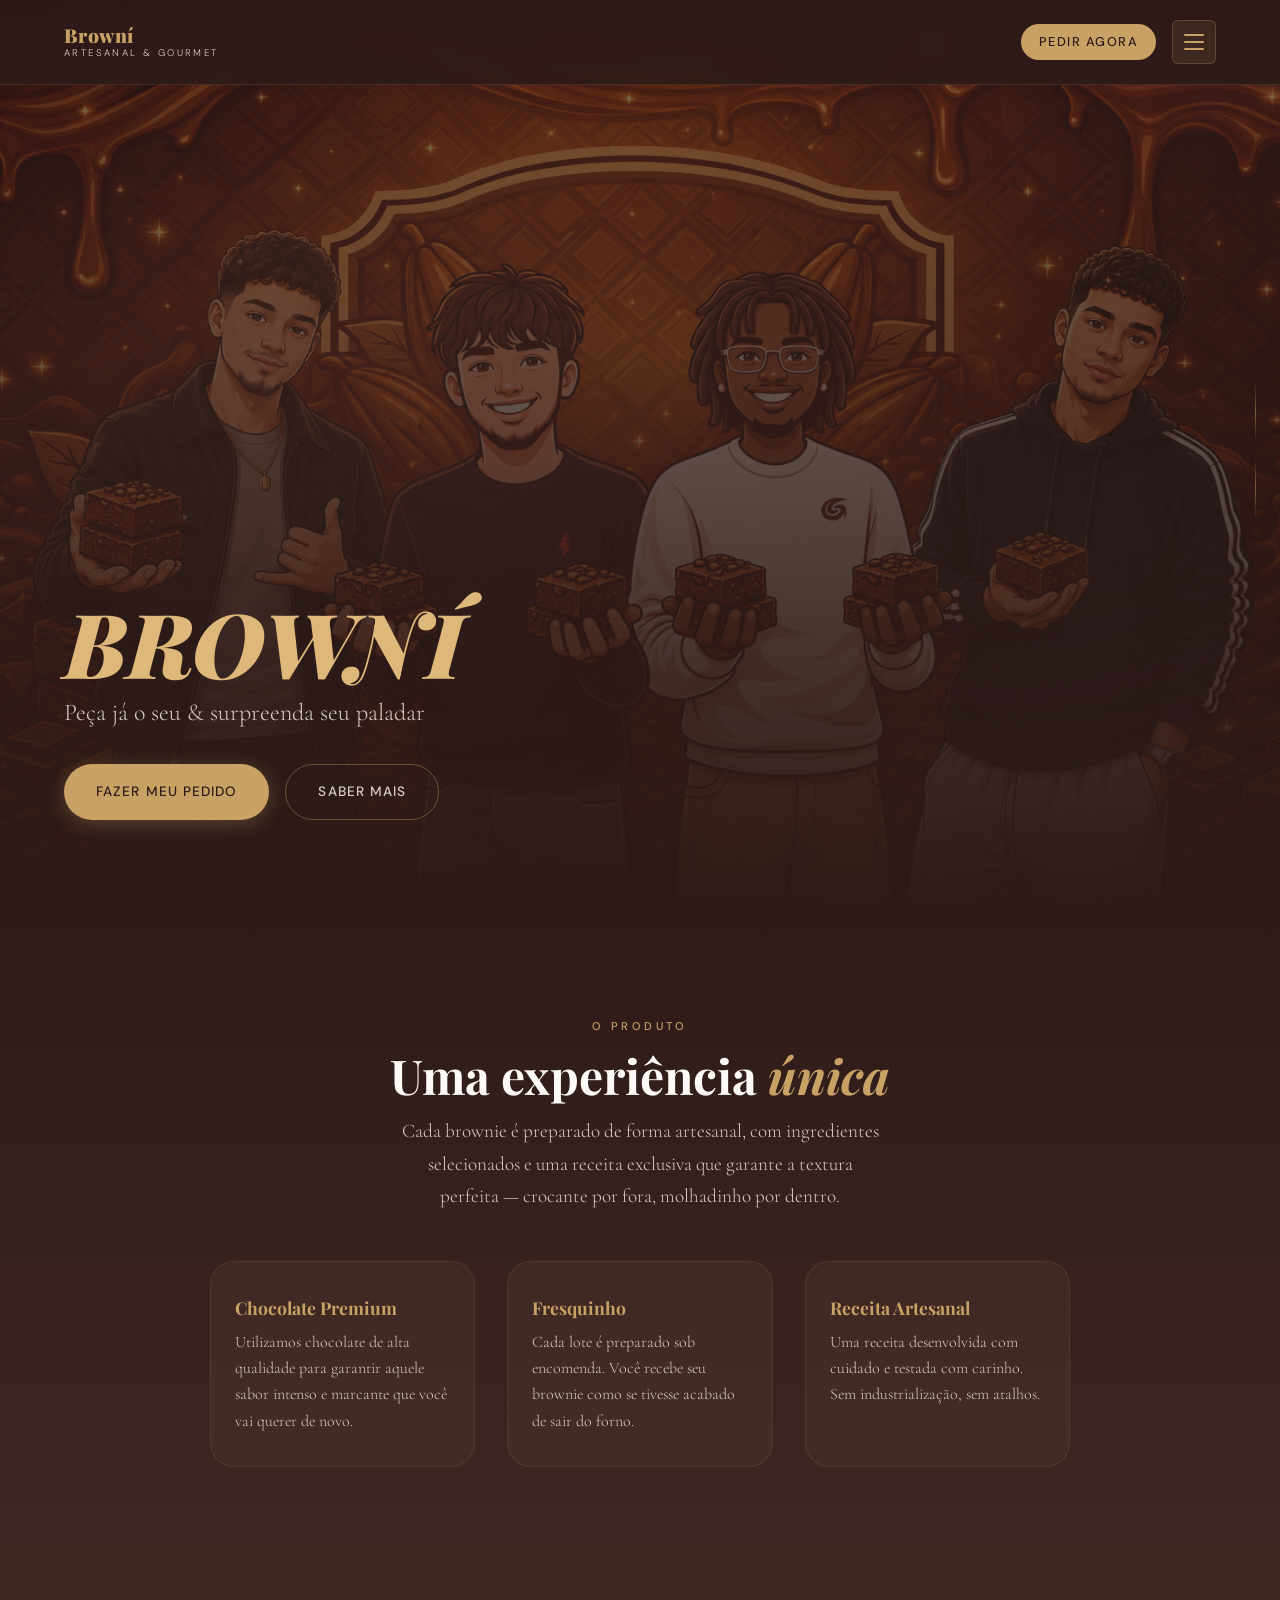
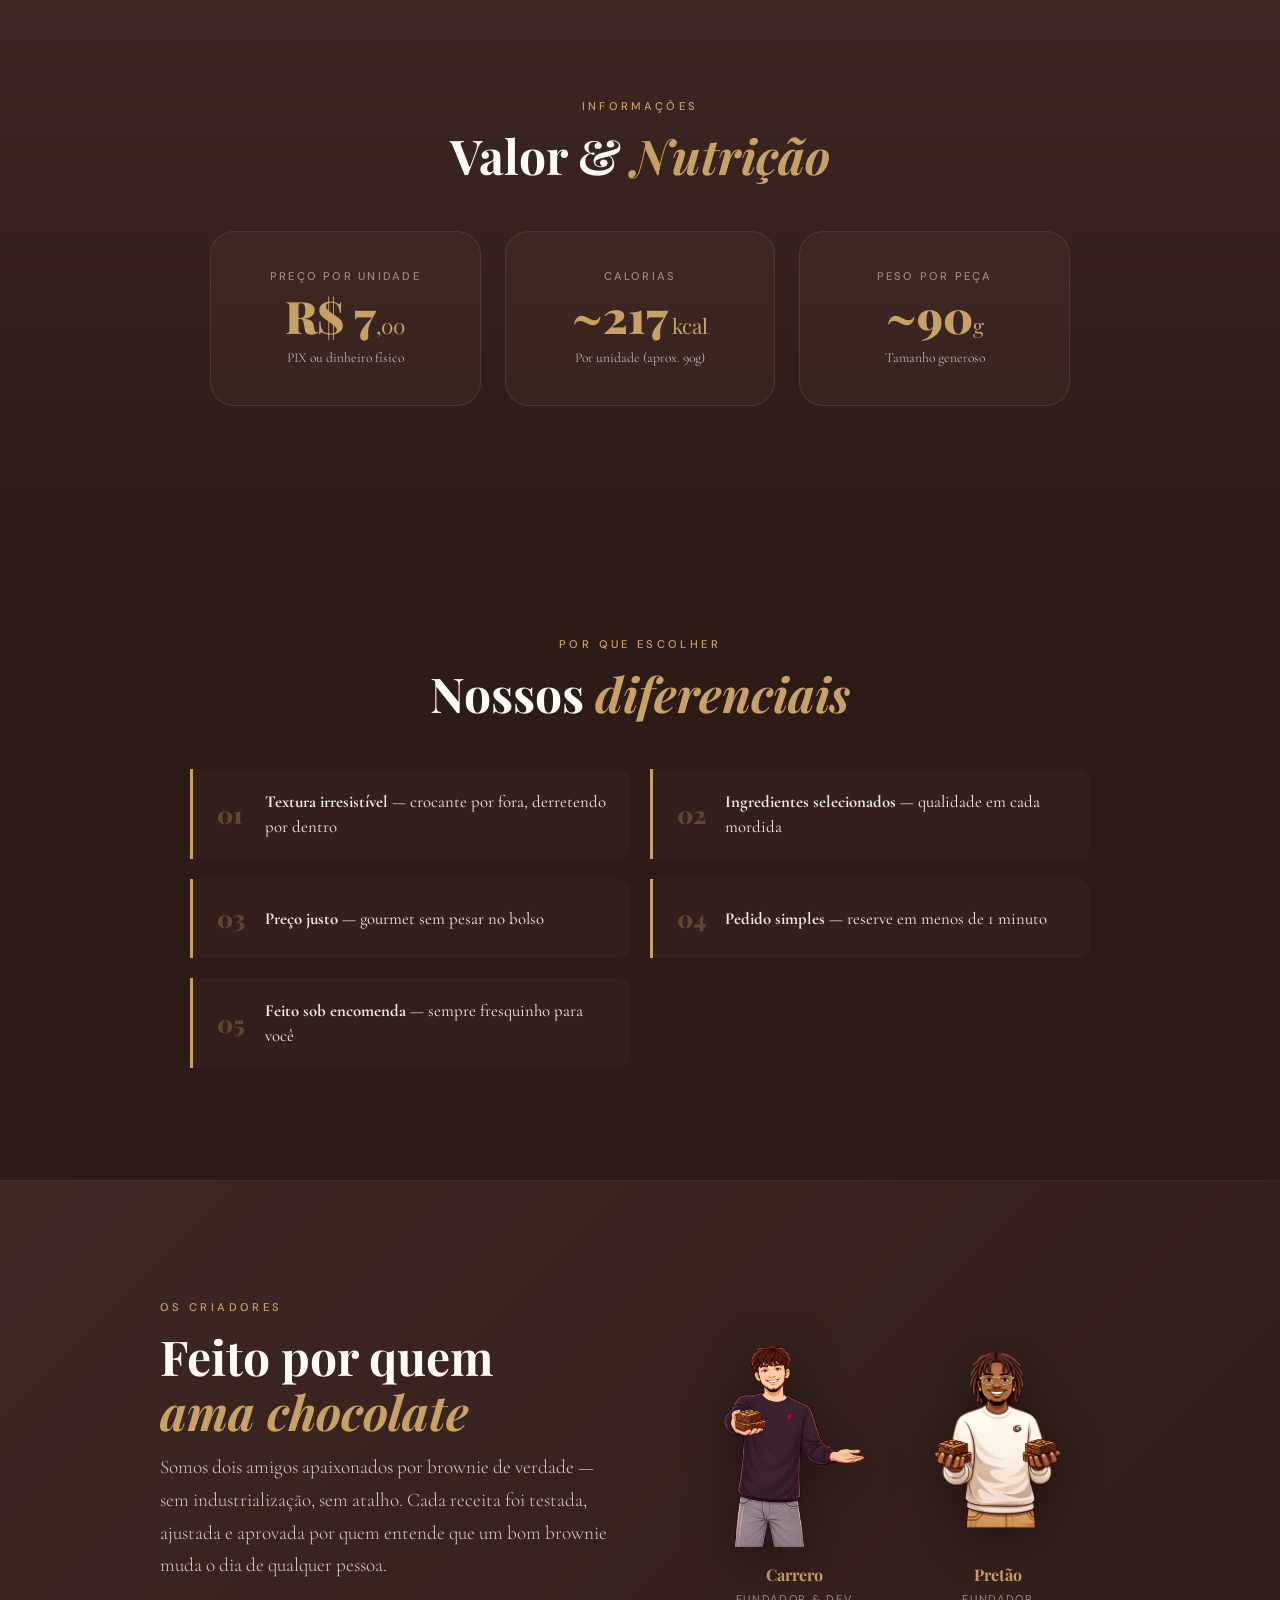
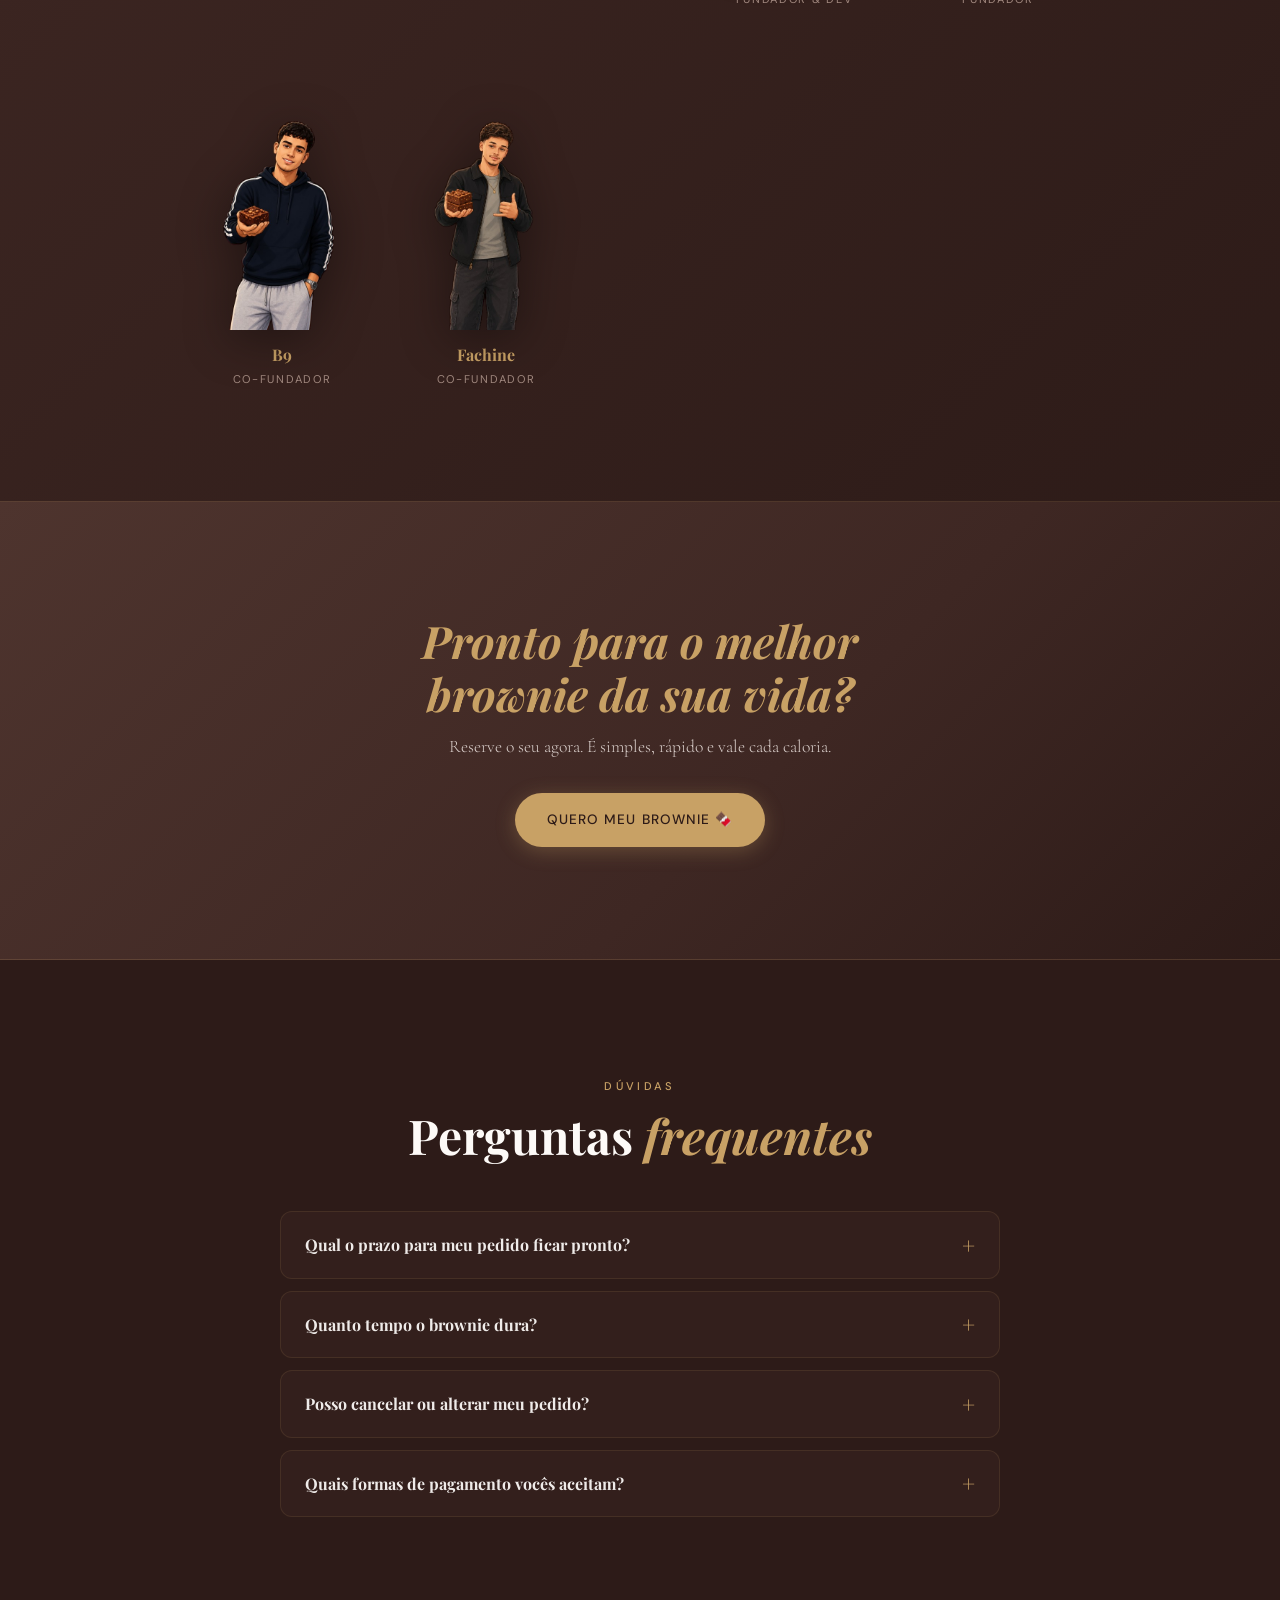
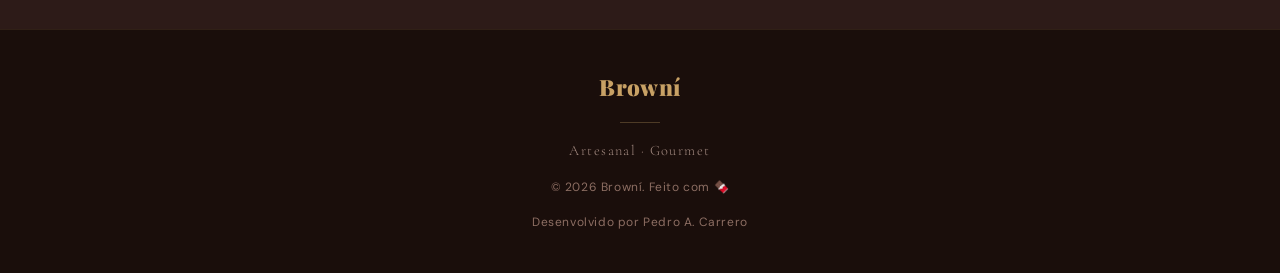
<file: index.html>
<!DOCTYPE html>
<html lang="pt-BR">
<head>
  <meta charset="UTF-8" />
  <meta name="viewport" content="width=device-width, initial-scale=1.0" />
  <meta name="description" content="Browní — Brownies artesanais gourmet. Feitos com amor, chocolate e muito sabor." />
  <meta name="theme-color" content="#2D1B18" />

  <title>Browní | Brownies Gourmet</title>

  <!-- Favicon emoji (simples, funciona na maioria dos browsers) -->
  <link rel="icon" href="data:image/svg+xml,<svg xmlns='http://www.w3.org/2000/svg' viewBox='0 0 100 100'><text y='.9em' font-size='90'>🍫</text></svg>" />

  <!-- CSS principal -->
  <link rel="stylesheet" href="style.css" />
</head>
<body>

  <!-- ══════════════════════════════════════════════
       NAVBAR
  ══════════════════════════════════════════════ -->
<nav class="navbar" id="navbar" role="navigation" aria-label="Navegação principal">
  <a href="index.html" class="navbar__logo" aria-label="Browní - Página inicial">
    Browní
    <span>artesanal &amp; gourmet</span>
  </a>

  <div class="navbar__right">
    <a href="cadastro.html" class="navbar__cta" aria-label="Fazer pedido agora">
      Pedir agora
    </a>
    <button class="hamburger" id="hamburger" aria-label="Abrir menu" aria-expanded="false" aria-controls="sideMenu">
      <span></span><span></span><span></span>
    </button>
  </div>
</nav>

<!-- SIDE MENU OVERLAY -->
<div class="side-menu-overlay" id="sideMenuOverlay" aria-hidden="true"></div>

<!-- SIDE MENU -->
<aside class="side-menu" id="sideMenu" aria-label="Menu lateral" role="dialog" aria-modal="true" hidden>
  <div class="side-menu__header">
    <p class="side-menu__greeting" id="sideGreeting">Olá! 👋</p>
    <button class="side-menu__close" id="sideMenuClose" aria-label="Fechar menu">✕</button>
  </div>
<nav class="side-menu__nav">
  <a href="index.html"        class="side-menu__link--active">🏠 Início</a>
  <a href="cadastro.html"     class="side-menu__link">🍫 Fazer pedido</a>
  <a href="meus-pedidos.html" class="side-menu__link">📋 Meus pedidos</a>
  <a href="fidelidade.html"   class="side-menu__link">🎖️ Fidelidade</a>
  <a href="#"                 class="side-menu__link" id="sideEditarPerfil">👤 Editar perfil</a>
</nav>
  <div class="side-menu__footer">
  <button class="side-menu__logout" id="sideLogout" aria-label="Sair da conta">← Sair</button>
</div>
</aside>

  <main>

    <!-- ══════════════════════════════════════════════
         HERO
    ══════════════════════════════════════════════ -->
<section class="hero" aria-label="Apresentação principal">

  <div class="hero__bg" aria-hidden="true"></div>
  <div class="hero__line" aria-hidden="true"><span></span></div>

  <!-- BANNER 16:9 -->
  <div class="hero__banner" aria-hidden="true">
    <img src="img/banner2.png" alt="Brownie do Pretão" class="hero__banner-img" />
    <div class="hero__banner-overlay"></div>
  </div>

  <div class="hero__content">
    
  <h1 class="hero__title">
      <em>BROWNÍ</em>
      
    </h1>

    <p class="hero__subtitle">
      Peça já o seu &amp; surpreenda seu paladar
    </p>

    <div class="hero__actions">
      <a href="cadastro.html" class="btn btn--primary" aria-label="Fazer pedido de brownie">
        Fazer meu pedido
      </a>
      <a href="#sobre" class="btn btn--outline" aria-label="Saber mais sobre o produto">
        Saber mais
      </a>
    </div>
  </div>

</section>

    <!-- ══════════════════════════════════════════════
         SOBRE O PRODUTO
    ══════════════════════════════════════════════ -->
    <section class="section about" id="sobre" aria-labelledby="sobre-titulo">
      <div class="about__inner">

        <header class="section__header">
          <p class="section__tag">O produto</p>
          <h2 class="section__title" id="sobre-titulo">
            Uma experiência <em>única</em>
          </h2>
          <p class="section__desc">
            Cada brownie é preparado de forma artesanal, com ingredientes selecionados
            e uma receita exclusiva que garante a textura perfeita — crocante por fora,
            molhadinho por dentro.
          </p>
        </header>

        <div class="about__grid">

          <article class="about__card reveal" aria-label="Ingredientes selecionados">
            
            <div>
              <h3 class="about__card-title">Chocolate Premium</h3>
              <p class="about__card-text">
                Utilizamos chocolate de alta qualidade para garantir aquele sabor
                intenso e marcante que você vai querer de novo.
              </p>
            </div>
          </article>

          <article class="about__card reveal" style="transition-delay: 0.1s" aria-label="Feito na hora">
            
            <div>
              <h3 class="about__card-title">Fresquinho</h3>
              <p class="about__card-text">
                Cada lote é preparado sob encomenda. Você recebe seu brownie como se tivesse acabado de sair do forno.
              </p>
            </div>
          </article>

          <article class="about__card reveal" style="transition-delay: 0.2s" aria-label="Receita artesanal">
            
            <div>
              <h3 class="about__card-title">Receita Artesanal</h3>
              <p class="about__card-text">
                Uma receita desenvolvida com cuidado e testada com carinho.
                Sem industrialização, sem atalhos.
              </p>
            </div>
          </article>

        </div>
      </div>
    </section>

    <!-- ══════════════════════════════════════════════
     FICHA NUTRICIONAL & PREÇO
══════════════════════════════════════════════ -->
<section class="section info-section" id="info" aria-labelledby="info-titulo">
  <div class="info-section__inner">

    <header class="section__header">
      <p class="section__tag">Informações</p>
      <h2 class="section__title" id="info-titulo">
        Valor &amp; <em>Nutrição</em>
      </h2>
    </header>

    <div class="info-grid">

      <!-- Preço -->
      <div class="info-card reveal">
        <h3 class="info-card__label">Preço por unidade</h3>
        <p class="info-card__value">R$ 7<span class="info-card__cents">,00</span></p>
        <p class="info-card__note">PIX ou dinheiro físico</p>
      </div>

      <!-- Calorias -->
      <div class="info-card reveal" style="transition-delay:0.1s">
        
        <h3 class="info-card__label">Calorias</h3>
        <p class="info-card__value">~217<span class="info-card__cents"> kcal</span></p>
        <p class="info-card__note">Por unidade (aprox. 90g)</p>
      </div>

      <!-- Peso -->
      <div class="info-card reveal" style="transition-delay:0.2s">
        
        <h3 class="info-card__label">Peso por peça</h3>
        <p class="info-card__value">~90<span class="info-card__cents">g</span></p>
        <p class="info-card__note">Tamanho generoso</p>
      </div>

    </div>
  </div>
</section>

    <!-- ══════════════════════════════════════════════
         DIFERENCIAIS
    ══════════════════════════════════════════════ -->
    <section class="section features" id="diferenciais" aria-labelledby="diferenciais-titulo">
      <div class="features__inner">

        <header class="section__header">
          <p class="section__tag">Por que escolher</p>
          <h2 class="section__title" id="diferenciais-titulo">
            Nossos <em>diferenciais</em>
          </h2>
        </header>

        <div class="features__grid">

          <div class="feature-item reveal">
            <span class="feature-item__num" aria-hidden="true">01</span>
            <p class="feature-item__text">
              <strong>Textura irresistível</strong> — crocante por fora, derretendo por dentro
            </p>
          </div>

          <div class="feature-item reveal" style="transition-delay: 0.07s">
            <span class="feature-item__num" aria-hidden="true">02</span>
            <p class="feature-item__text">
              <strong>Ingredientes selecionados</strong> — qualidade em cada mordida
            </p>
          </div>

          <div class="feature-item reveal" style="transition-delay: 0.14s">
            <span class="feature-item__num" aria-hidden="true">03</span>
            <p class="feature-item__text">
              <strong>Preço justo</strong> — gourmet sem pesar no bolso
            </p>
          </div>

          <div class="feature-item reveal" style="transition-delay: 0.21s">
            <span class="feature-item__num" aria-hidden="true">04</span>
            <p class="feature-item__text">
              <strong>Pedido simples</strong> — reserve em menos de 1 minuto
            </p>
          </div>

          <div class="feature-item reveal" style="transition-delay: 0.28s">
            <span class="feature-item__num" aria-hidden="true">05</span>
            <p class="feature-item__text">
              <strong>Feito sob encomenda</strong> — sempre fresquinho para você
            </p>
          </div>
        </div>
      </div>
    </section>

    <!-- ══════════════════════════════════════════════
     QUEM SOMOS
══════════════════════════════════════════════ -->
<section class="section quem-somos" id="quem-somos" aria-labelledby="quem-somos-titulo">
  <div class="quem-somos__inner">

    <div class="quem-somos__content">
      <header class="section__header" style="text-align:left; margin-bottom:2rem;">
        <p class="section__tag">Os criadores</p>
        <h2 class="section__title" id="quem-somos-titulo">
          Feito por quem<br><em>ama chocolate</em>
        </h2>
        <p class="section__desc" style="margin:0; text-align:left;">
          Somos dois amigos apaixonados por brownie de verdade — sem industrialização,
          sem atalho. Cada receita foi testada, ajustada e aprovada por quem entende
          que um bom brownie muda o dia de qualquer pessoa.
        </p>
      </header>

      <!-- Contador de pedidos 
      <div class="contador-wrap">
        <div class="contador-item reveal">
          <span class="contador-num" data-target="200">0</span>
          <span class="contador-plus">+</span>
          <p class="contador-label">brownies entregues</p>
        </div>
        <div class="contador-divider" aria-hidden="true"></div>
        <div class="contador-item reveal" style="transition-delay:0.1s">
          <span class="contador-num" data-target="98">0</span>
          <span class="contador-plus">%</span>
          <p class="contador-label">clientes satisfeitos</p>
        </div>
        <div class="contador-divider" aria-hidden="true"></div>
        <div class="contador-item reveal" style="transition-delay:0.2s">
          <span class="contador-num" data-target="1">0</span>
          <span class="contador-plus"></span>
          <p class="contador-label">receita exclusiva</p>
        </div>
      </div>-->
    </div>

    <!-- Avatares -->
    <div class="quem-somos__avatares">
      <div class="qs-avatar reveal">
        <img src="img/avatar1.png" alt="Avatar do criador 1" class="qs-avatar__img" />
        <p class="qs-avatar__nome">Carrero</p>
        <p class="qs-avatar__role">Fundador & Dev</p>
      </div>
      <div class="qs-avatar reveal" style="transition-delay:0.15s; margin-top:2rem;">
        <img src="img/avatar2.png" alt="Avatar do criador 2" class="qs-avatar__img" />
        <p class="qs-avatar__nome">Pretão</p>
        <p class="qs-avatar__role">Fundador</p>
      </div>
    </div>
        <div class="quem-somos__avatares">
      <div class="qs-avatar reveal">
        <img src="img/avatar3.png" alt="Avatar do criador 1" class="qs-avatar__img" />
        <p class="qs-avatar__nome">B9</p>
        <p class="qs-avatar__role">Co-Fundador</p>
      </div>
      <div class="qs-avatar reveal" style="transition-delay:0.15s; margin-top:2rem;">
        <img src="img/avatar4.png" alt="Avatar do criador 2" class="qs-avatar__img" />
        <p class="qs-avatar__nome">Fachine</p>
        <p class="qs-avatar__role">Co-Fundador</p>
      </div>
    </div>

  </div>
</section>

<!-- ══════════════════════════════════════════════
         CTA FINAL
    ══════════════════════════════════════════════ -->
    <section class="section cta-section" aria-labelledby="cta-titulo">
      <div class="cta-section__inner">
        <h2 class="cta-section__title" id="cta-titulo">
          Pronto para o melhor brownie da sua vida?
        </h2>
        <p class="cta-section__text">
          Reserve o seu agora. É simples, rápido e vale cada caloria.
        </p>
        <a href="cadastro.html" class="btn btn--primary" aria-label="Ir para a página de pedido">
          Quero meu brownie 🍫
        </a>
      </div>
    </section>


<!-- ══════════════════════════════════════════════
     FAQ
══════════════════════════════════════════════ -->
<section class="section faq-section" id="faq" aria-labelledby="faq-titulo">
  <div class="faq-inner">

    <header class="section__header">
      <p class="section__tag">Dúvidas</p>
      <h2 class="section__title" id="faq-titulo">Perguntas <em>frequentes</em></h2>
    </header>

    <div class="faq-list">

      <!-- <details class="faq-item reveal">
        <summary class="faq-item__pergunta">
          <span>Vocês fazem entrega?</span>
          <span class="faq-item__icon" aria-hidden="true">+</span>
        </summary>
        <p class="faq-item__resposta">
          Por enquanto trabalhamos apenas com retirada no local. Em breve expandiremos
          para entrega — fique de olho no nosso Instagram para novidades!
        </p>
      </details> -->

      <details class="faq-item reveal" style="transition-delay:0.05s">
        <summary class="faq-item__pergunta">
          <span>Qual o prazo para meu pedido ficar pronto?</span>
          <span class="faq-item__icon" aria-hidden="true">+</span>
        </summary>
        <p class="faq-item__resposta">
          Trabalhamos sob encomenda com prazo médio de <strong>24 a 48 horas</strong>
          após a confirmação do pedido. Você será avisado pelo WhatsApp assim que
          estiver pronto para retirada.
        </p>
      </details>

      <details class="faq-item reveal" style="transition-delay:0.1s">
        <summary class="faq-item__pergunta">
          <span>Quanto tempo o brownie dura?</span>
          <span class="faq-item__icon" aria-hidden="true">+</span>
        </summary>
        <p class="faq-item__resposta">
          Em temperatura ambiente, dura até <strong>3 dias</strong>. Na geladeira,
          até <strong>7 dias</strong>. Dica: 15 segundos no micro-ondas deixa
          quentinho como recém saído do forno. 🍫
        </p>
      </details>

      <!-- <details class="faq-item reveal" style="transition-delay:0.15s">
        <summary class="faq-item__pergunta">
          <span>Contém glúten ou lactose?</span>
          <span class="faq-item__icon" aria-hidden="true">+</span>
        </summary>
        <p class="faq-item__resposta">
          Nosso brownie tradicional <strong>contém glúten e lactose</strong>.
          Não temos versão sem glúten no momento. Caso tenha alguma alergia
          específica, entre em contato antes de fazer o pedido.
        </p>
      </details> -->

      <details class="faq-item reveal" style="transition-delay:0.2s">
        <summary class="faq-item__pergunta">
          <span>Posso cancelar ou alterar meu pedido?</span>
          <span class="faq-item__icon" aria-hidden="true">+</span>
        </summary>
        <p class="faq-item__resposta">
          Sim! Pedidos podem ser <strong>alterados ou cancelados em até 24 horas</strong>
          após a reserva. Após esse prazo, o brownie já está sendo preparado
          especialmente para você. 🔥
        </p>
      </details>

      <details class="faq-item reveal" style="transition-delay:0.25s">
        <summary class="faq-item__pergunta">
          <span>Quais formas de pagamento vocês aceitam?</span>
          <span class="faq-item__icon" aria-hidden="true">+</span>
        </summary>
        <p class="faq-item__resposta">
          Aceitamos apenas <strong>PIX</strong> e <strong>dinheiro físico</strong>.
          O pagamento é realizado no momento da retirada.
        </p>
      </details>

    </div>
  </div>
</section>

  </main>

  <!-- ══════════════════════════════════════════════
       FOOTER
  ══════════════════════════════════════════════ -->
  <footer class="footer" role="contentinfo">
    <div class="footer__inner">
      <p class="footer__logo">Browní</p>
      <div class="footer__divider" aria-hidden="true"></div>
      <p class="footer__tagline">Artesanal · Gourmet</p>
      <p class="footer__copy">© 2026 Browní. Feito com 🍫</p>
      <p class="footer__copy">Desenvolvido por Pedro A. Carrero</p> 
    </div>
  </footer>

<!-- MODAL: LOGOUT -->
<div class="modal-overlay" id="modalLogout" role="dialog" aria-modal="true" aria-labelledby="modalLogoutTitulo">
  <div class="modal">
    <div class="modal__icon" aria-hidden="true">👋</div>
    <h2 class="modal__title" id="modalLogoutTitulo">Sair da conta?</h2>
    <p class="modal__text">Tem certeza que deseja sair? Você precisará fazer login novamente para fazer pedidos.</p>
    <div class="modal__actions">
      <button type="button" class="btn btn--outline" onclick="fecharModal('modalLogout')">Cancelar</button>
      <button type="button" class="btn btn--danger" id="btnConfirmarLogout">Sim, sair</button>
    </div>
  </div>
</div>

<!-- MODAL: EDITAR PERFIL -->
<div class="modal-overlay" id="modalEditarPerfil" role="dialog" aria-modal="true" aria-labelledby="modalEditarPerfilTitulo">
  <div class="modal modal--form">
    <div class="modal__header">
      <div class="modal__header-icon" aria-hidden="true">👤</div>
      <div>
        <h2 class="modal__title" id="modalEditarPerfilTitulo">Editar perfil</h2>
        <p class="modal__subtitle">Atualize seu nome</p>
      </div>
      <button type="button" class="modal__x" onclick="fecharModal('modalEditarPerfil')" aria-label="Fechar">✕</button>
    </div>
    <div class="modal__divider"></div>
    <form id="formEditarPerfil" style="padding:1.5rem 2rem 1.75rem">
      <div class="form-group">
        <label for="editPerfilNome">Nome completo <span aria-hidden="true">*</span></label>
        <input type="text" id="editPerfilNome" class="form-input" placeholder="Seu nome" required minlength="3" />
      </div>
      <div class="form-group">
        <label for="editPerfilTelefone">Telefone</label>
        <input type="tel" id="editPerfilTelefone" class="form-input" readonly style="opacity:0.55;cursor:not-allowed" />
        <p class="form-hint">O telefone é o identificador da conta e não pode ser alterado.</p>
      </div>
      <div class="modal__divider" style="margin:1rem -2rem"></div>
      <div class="modal__form-actions" style="padding:1rem 0 0">
        <button type="button" class="btn btn--outline" onclick="fecharModal('modalEditarPerfil')">Cancelar</button>
        <button type="submit" class="btn btn--primary" id="btnSalvarPerfil">Salvar</button>
      </div>
    </form>
  </div>
</div>

<script src="script.js"></script>
<script src="auth.js"></script>

</body>
</html>
</file>
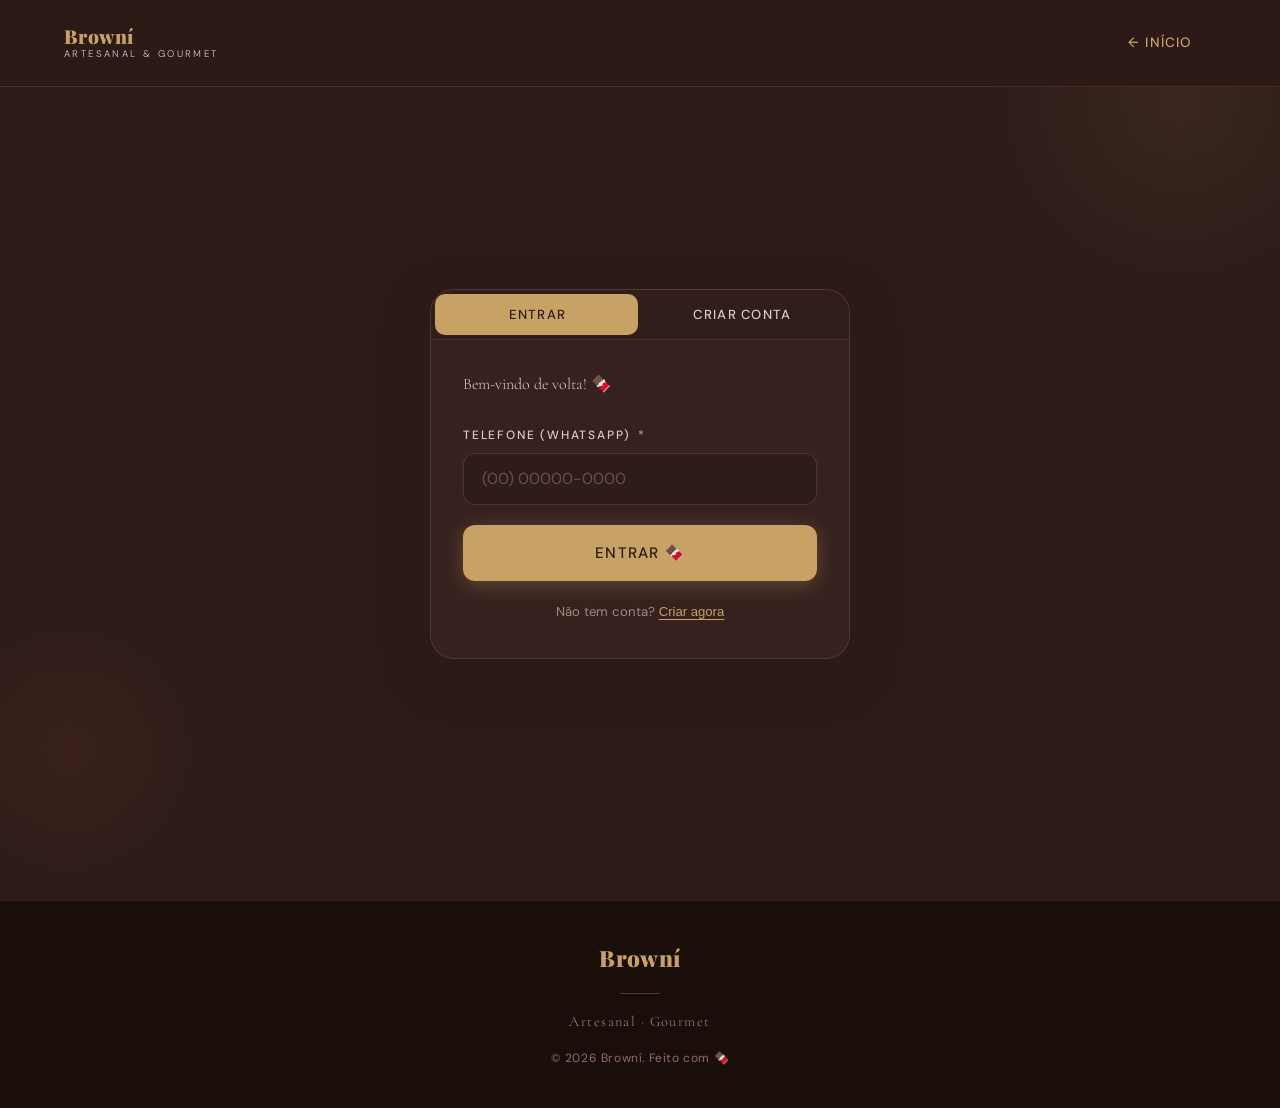
<file: cadastro.html>
<!DOCTYPE html>
<html lang="pt-BR">
<head>
  <meta charset="UTF-8" />
  <meta name="viewport" content="width=device-width, initial-scale=1.0" />
  <meta name="description" content="Faça seu pedido de brownie artesanal — Browní" />
  <meta name="theme-color" content="#2D1B18" />

  <title>Fazer Pedido | Browní</title>

  <link rel="icon" href="data:image/svg+xml,<svg xmlns='http://www.w3.org/2000/svg' viewBox='0 0 100 100'><text y='.9em' font-size='90'>🍫</text></svg>" />
  <link rel="stylesheet" href="style.css" />
</head>
<body class="cadastro-body">

  <!-- ══════════════════════════════════════════════
       NAVBAR
  ══════════════════════════════════════════════ -->
  <nav class="navbar" id="navbar" role="navigation" aria-label="Navegação principal">
  <a href="index.html" class="navbar__logo" aria-label="Voltar para a página inicial">
    Browní
    <span>artesanal &amp; gourmet</span>
  </a>
  <div class="navbar__right">
    <a href="index.html" class="btn btn--ghost" aria-label="Voltar ao início">← Início</a>
    <button class="hamburger" id="hamburger" aria-label="Abrir menu" aria-expanded="false" aria-controls="sideMenu">
      <span></span><span></span><span></span>
    </button>
  </div>
</nav>

<!-- SIDE MENU OVERLAY -->
<div class="side-menu-overlay" id="sideMenuOverlay" aria-hidden="true"></div>
<!-- SIDE MENU -->
<aside class="side-menu" id="sideMenu" aria-label="Menu lateral" role="dialog" aria-modal="true" hidden>
  <div class="side-menu__header">
    <p class="side-menu__greeting" id="sideGreeting">Olá! 👋</p>
    <button class="side-menu__close" id="sideMenuClose" aria-label="Fechar menu">✕</button>
  </div>
<nav class="side-menu__nav">
  <a href="index.html"        class="side-menu__link">🏠 Início</a>
  <a href="cadastro.html"     class="side-menu__link--active">🍫 Fazer pedido</a>
  <a href="meus-pedidos.html" class="side-menu__link">📋 Meus pedidos</a>
  <a href="fidelidade.html"   class="side-menu__link">🎖️ Fidelidade</a>
  <a href="#"                 class="side-menu__link" id="sideEditarPerfil">👤 Editar perfil</a>
</nav>
  <div class="side-menu__footer">
  <button class="side-menu__logout" id="sideLogout" aria-label="Sair da conta">← Sair</button>
</div>
</aside>


  <!-- ══════════════════════════════════════════════
       FORMULÁRIO DE PEDIDO
  ══════════════════════════════════════════════ -->
 <main class="cadastro-main" id="main-content">

  <!-- Avatar esquerda -->
  <div class="avatar-col avatar-col--left">
    <img src="img/avatar1.png" alt="Avatar 1" class="avatar-img avatar-img--left" />
  </div>

  <!-- Card do formulário (centro) -->
  <div class="form-col">
    <div class="form-card">

      <h1 class="form-card__title">
        Reserve seu <em>Brownie</em>
      </h1>
      <p class="form-card__sub">
        Preencha os dados abaixo e garanta o seu 🍫
      </p>
      <div class="form-card__divider" aria-hidden="true"></div>
      <div class="payment-notice payment-notice--retirada" role="note" style="margin-bottom:1.5rem">
  <span class="payment-notice__icon" aria-hidden="true">🏪</span>
  <p class="payment-notice__text">
    O pagamento é realizado <strong>na retirada do produto</strong>. Aceitamos <strong>PIX</strong> ou <strong>dinheiro físico</strong>.
  </p>
</div>

      <form id="pedidoForm" novalidate aria-label="Formulário de pedido">

        <div class="form-group">
          <label for="nome">Nome completo <span aria-hidden="true">*</span></label>
          <input type="text" id="nome" name="nome" class="form-input"
            placeholder="Seu nome" required autocomplete="name"
            aria-required="true" minlength="3" />
        </div>

        <div class="form-group">
          <label for="telefone">Telefone (WhatsApp) <span aria-hidden="true">*</span></label>
          <input type="tel" id="telefone" name="telefone" class="form-input"
            placeholder="(00) 00000-0000" required autocomplete="tel"
            aria-required="true" inputmode="tel" maxlength="15" />
        </div>

        <div class="form-group">
          <label for="instagram">Instagram</label>
          <input type="text" id="instagram" name="instagram" class="form-input"
            placeholder="@seu_perfil" autocomplete="off"
            autocorrect="off" autocapitalize="off" />
        </div>

        <div class="form-group">
          <label for="quantidade">Quantidade <span aria-hidden="true">*</span></label>
          <div class="qty-wrapper" role="group" aria-label="Seleção de quantidade">
            <button type="button" class="qty-btn" id="decrementar" aria-label="Diminuir quantidade">−</button>
            <input type="number" id="quantidade" name="quantidade" class="qty-input"
              value="1" min="1" max="99" required aria-required="true"
              aria-label="Quantidade de brownies" readonly />
            <button type="button" class="qty-btn" id="incrementar" aria-label="Aumentar quantidade">+</button>
          </div>
        </div>

        <div class="payment-notice" role="note" style="margin-top:-0.5rem;border-color:rgba(200,161,101,0.18);background:rgba(45,27,24,0.4);">
          <span class="payment-notice__icon" aria-hidden="true">⏰</span>
          <p class="payment-notice__text" style="color:var(--cream-dark);">
            Pedidos só podem ser <strong>alterados ou cancelados</strong> em até <strong>24 horas</strong>.
          </p>
        </div>

        <button type="submit" class="btn btn--primary btn--full" id="btnEnviar" aria-label="Enviar pedido">
          Reservar meu brownie 🍫
        </button>

      </form>
    </div>
  </div>

  <!-- Avatar direita -->
  <div class="avatar-col avatar-col--right">
    <img src="img/avatar2.png" alt="Avatar 2" class="avatar-img avatar-img--right" />
  </div>

</main>

  <!-- ══════════════════════════════════════════════
       FOOTER
  ══════════════════════════════════════════════ -->
    <footer class="footer" role="contentinfo">
    <div class="footer__inner">
      <p class="footer__logo">Browní</p>
      <div class="footer__divider" aria-hidden="true"></div>
      <p class="footer__tagline">Artesanal · Gourmet</p>
      <p class="footer__copy">© 2026 Browní. Feito com 🍫</p>
      <p class="footer__copy">Desenvolvido por Pedro A. Carrero</p> 
    </div>
  </footer>

  <!-- ══════════════════════════════════════════════
       MODAL — Pedido realizado com sucesso
  ══════════════════════════════════════════════ -->
  <div class="modal-overlay" id="modalSucesso" role="dialog" aria-modal="true" aria-labelledby="modalSucessoTitulo">
    <div class="modal">
      <div class="modal__icon" aria-hidden="true">🎉</div>
      <h2 class="modal__title" id="modalSucessoTitulo">Brownie reservado!</h2>
      <p class="modal__text">
        Sua reserva foi confirmada com sucesso!<br />
        Em breve entraremos em contato. 🍫
      </p>
      <div class="modal__actions">
        <button type="button" class="btn btn--outline" onclick="fecharModal('modalSucesso'); limparFormulario();">
          Novo pedido
        </button>
        <a href="index.html" class="btn btn--primary">Voltar ao início</a>
      </div>
    </div>
  </div>

  <!-- ══════════════════════════════════════════════
       MODAL — Pedido existente (escolha de ação)
  ══════════════════════════════════════════════ -->
  <div class="modal-overlay" id="modalExistente" role="dialog" aria-modal="true" aria-labelledby="modalExistenteTitulo">
    <div class="modal">
      <div class="modal__icon" aria-hidden="true">⚠️</div>
      <h2 class="modal__title" id="modalExistenteTitulo">Você já tem um pedido!</h2>
      <p class="modal__text">Esse telefone já possui uma reserva ativa. O que deseja fazer?</p>
      <div class="modal__actions">
        <button type="button" class="btn btn--outline" id="btnAbrirEdicao" aria-label="Editar pedido">
          ✏️ Editar pedido
        </button>
        <button type="button" class="btn btn--danger" id="btnAbrirExclusao" aria-label="Cancelar pedido">
          🗑️ Cancelar pedido
        </button>
      </div>
      <button type="button" class="modal__close-link" onclick="fecharModal('modalExistente')">Fechar</button>
    </div>
  </div>

  <!-- ══════════════════════════════════════════════
       MODAL — Editar pedido (CRUD)
  ══════════════════════════════════════════════ -->
  <div class="modal-overlay" id="modalEditar" role="dialog" aria-modal="true" aria-labelledby="modalEditarTitulo">
    <div class="modal modal--form">

      <div class="modal__header">
        <div class="modal__header-icon" aria-hidden="true">✏️</div>
        <div>
          <h2 class="modal__title" id="modalEditarTitulo">Editar pedido</h2>
          <p class="modal__subtitle">Atualize as informações abaixo</p>
        </div>
        <button type="button" class="modal__x" onclick="fecharModal('modalEditar')" aria-label="Fechar">✕</button>
      </div>

      <div class="modal__divider" aria-hidden="true"></div>

      <form id="formEditar" novalidate>

        <div class="form-group">
          <label for="editNome">Nome completo <span aria-hidden="true">*</span></label>
          <input type="text" id="editNome" class="form-input" placeholder="Seu nome" required minlength="3" autocomplete="name" />
        </div>

        <div class="form-group">
          <label for="editTelefone">Telefone</label>
          <input type="tel" id="editTelefone" class="form-input" placeholder="(00) 00000-0000" readonly
            style="opacity:0.55; cursor:not-allowed;" aria-description="O telefone não pode ser alterado pois é o identificador do pedido." />
          <p class="form-hint">O telefone é o identificador do pedido e não pode ser alterado.</p>
        </div>

        <div class="form-group">
          <label for="editInstagram">Instagram</label>
          <input type="text" id="editInstagram" class="form-input" placeholder="@seu_perfil" autocorrect="off" autocapitalize="off" />
        </div>

        <div class="form-group">
          <label for="editQuantidade">Quantidade <span aria-hidden="true">*</span></label>
          <div class="qty-wrapper" role="group" aria-label="Quantidade">
            <button type="button" class="qty-btn" id="editDecrementar" aria-label="Diminuir">−</button>
            <input type="number" id="editQuantidade" class="qty-input" value="1" min="1" max="99" readonly aria-label="Quantidade" />
            <button type="button" class="qty-btn" id="editIncrementar" aria-label="Aumentar">+</button>
          </div>
        </div>

        <div class="modal__divider" aria-hidden="true"></div>

        <div class="modal__form-actions">
          <button type="button" class="btn btn--outline" onclick="fecharModal('modalEditar'); abrirModal('modalExistente');">
            ← Voltar
          </button>
          <button type="submit" class="btn btn--primary" id="btnSalvarEdicao">
            Salvar alterações
          </button>
        </div>

      </form>
    </div>
  </div>

  <!-- ══════════════════════════════════════════════
       MODAL — Confirmar exclusão (CRUD)
  ══════════════════════════════════════════════ -->
  <div class="modal-overlay" id="modalConfirmarExclusao" role="dialog" aria-modal="true" aria-labelledby="modalExclusaoTitulo">
    <div class="modal modal--danger">

      <div class="modal__header">
        <div class="modal__header-icon modal__header-icon--danger" aria-hidden="true">🗑️</div>
        <div>
          <h2 class="modal__title" id="modalExclusaoTitulo">Cancelar pedido</h2>
          <p class="modal__subtitle">Esta ação não pode ser desfeita</p>
        </div>
        <button type="button" class="modal__x" onclick="fecharModal('modalConfirmarExclusao')" aria-label="Fechar">✕</button>
      </div>

      <div class="modal__divider" aria-hidden="true"></div>

      <!-- Resumo do pedido que será excluído -->
      <div class="modal__pedido-resumo" id="resumoExclusao" aria-label="Resumo do pedido a ser cancelado">
        <!-- Preenchido via JS -->
      </div>

      <p class="modal__text modal__text--danger">
        Tem certeza que não quer mais o seu brownie? 😢<br />
        Ao confirmar, sua reserva será <strong>cancelada definitivamente</strong>.
      </p>

      <div class="modal__divider" aria-hidden="true"></div>

      <div class="modal__form-actions">
        <button type="button" class="btn btn--outline" onclick="fecharModal('modalConfirmarExclusao'); abrirModal('modalExistente');">
          ← Manter pedido
        </button>
        <button type="button" class="btn btn--danger" id="btnConfirmarExclusao">
          Sim, cancelar pedido
        </button>
      </div>

    </div>
  </div>

  <!-- ══════════════════════════════════════════════
       MODAL — Pedido atualizado com sucesso
  ══════════════════════════════════════════════ -->
  <div class="modal-overlay" id="modalAtualizado" role="dialog" aria-modal="true" aria-labelledby="modalAtualizadoTitulo">
    <div class="modal">
      <div class="modal__icon" aria-hidden="true">✅</div>
      <h2 class="modal__title" id="modalAtualizadoTitulo">Pedido atualizado!</h2>
      <p class="modal__text">Suas informações foram salvas com sucesso na planilha. 🍫</p>
      <div class="modal__actions">
        <a href="index.html" class="btn btn--primary">Voltar ao início</a>
      </div>
    </div>
  </div>

  <!-- ══════════════════════════════════════════════
       MODAL — Pedido cancelado com sucesso
  ══════════════════════════════════════════════ -->
  <div class="modal-overlay" id="modalCancelado" role="dialog" aria-modal="true" aria-labelledby="modalCanceladoTitulo">
    <div class="modal">
      <div class="modal__icon" aria-hidden="true">✔️</div>
      <h2 class="modal__title" id="modalCanceladoTitulo">Pedido cancelado</h2>
      <p class="modal__text">
        Sua reserva foi removida com sucesso.<br />
        Esperamos te ver de novo em breve! 🍫
      </p>
      <div class="modal__actions">
        <button type="button" class="btn btn--outline" onclick="fecharModal('modalCancelado'); limparFormulario();">
          Fazer novo pedido
        </button>
        <a href="index.html" class="btn btn--primary">Voltar ao início</a>
      </div>
    </div>
  </div>

  <!-- Toast global -->
  <div class="toast" id="toast" role="status" aria-live="polite"></div>

  <!-- WhatsApp Flutuante -->

  <!-- Botão flutuante WhatsApp — abre modal de confirmação -->
<button
  class="whatsapp-float"
  id="btnWhatsappFloat"
  aria-label="Falar no WhatsApp"
  type="button"
>
  <svg viewBox="0 0 24 24" fill="currentColor" aria-hidden="true">
    <path d="M17.472 14.382c-.297-.149-1.758-.867-2.03-.967-.273-.099-.471-.148-.67.15-.197.297-.767.966-.94 1.164-.173.199-.347.223-.644.075-.297-.15-1.255-.463-2.39-1.475-.883-.788-1.48-1.761-1.653-2.059-.173-.297-.018-.458.13-.606.134-.133.298-.347.446-.52.149-.174.198-.298.298-.497.099-.198.05-.371-.025-.52-.075-.149-.669-1.612-.916-2.207-.242-.579-.487-.5-.669-.51-.173-.008-.371-.01-.57-.01-.198 0-.52.074-.792.372-.272.297-1.04 1.016-1.04 2.479 0 1.462 1.065 2.875 1.213 3.074.149.198 2.096 3.2 5.077 4.487.709.306 1.262.489 1.694.625.712.227 1.36.195 1.871.118.571-.085 1.758-.719 2.006-1.413.248-.694.248-1.289.173-1.413-.074-.124-.272-.198-.57-.347m-5.421 7.403h-.004a9.87 9.87 0 01-5.031-1.378l-.361-.214-3.741.982.998-3.648-.235-.374a9.86 9.86 0 01-1.51-5.26c.001-5.45 4.436-9.884 9.888-9.884 2.64 0 5.122 1.03 6.988 2.898a9.825 9.825 0 012.893 6.994c-.003 5.45-4.437 9.884-9.885 9.884m8.413-18.297A11.815 11.815 0 0012.05 0C5.495 0 .16 5.335.157 11.892c0 2.096.547 4.142 1.588 5.945L.057 24l6.305-1.654a11.882 11.882 0 005.683 1.448h.005c6.554 0 11.89-5.335 11.893-11.893a11.821 11.821 0 00-3.48-8.413z"/>
  </svg>
  <span class="whatsapp-float__label">Falar conosco</span>
</button>

<!-- MODAL: WhatsApp -->
<div class="modal-overlay" id="modalWhatsapp" role="dialog" aria-modal="true" aria-labelledby="modalWhatsappTitulo">
  <div class="modal">
    <div class="modal__icon" aria-hidden="true">💬</div>
    <h2 class="modal__title" id="modalWhatsappTitulo">Falar no WhatsApp?</h2>
    <p class="modal__text">Deseja tirar alguma dúvida com a gente pelo WhatsApp?</p>
    <div class="modal__actions">
      <button type="button" class="btn btn--outline" onclick="fecharModal('modalWhatsapp')">Não, obrigado</button>
      <a href="https://wa.me/5519997296031?text=Olá!%20Quero%20saber%20mais%20sobre%20o%20Browní."
         class="btn btn--primary" target="_blank" rel="noopener noreferrer"
         onclick="fecharModal('modalWhatsapp')">
        Sim, abrir WhatsApp
      </a>
    </div>
  </div>
</div>

<!-- MODAL: LOGOUT -->
<div class="modal-overlay" id="modalLogout" role="dialog" aria-modal="true" aria-labelledby="modalLogoutTitulo">
  <div class="modal">
    <div class="modal__icon" aria-hidden="true">👋</div>
    <h2 class="modal__title" id="modalLogoutTitulo">Sair da conta?</h2>
    <p class="modal__text">Tem certeza que deseja sair?</p>
    <div class="modal__actions">
      <button type="button" class="btn btn--outline" onclick="fecharModal('modalLogout')">Cancelar</button>
      <button type="button" class="btn btn--danger" id="btnConfirmarLogout">Sim, sair</button>
    </div>
  </div>
</div>

<!-- MODAL: EDITAR PERFIL -->
<div class="modal-overlay" id="modalEditarPerfil" role="dialog" aria-modal="true" aria-labelledby="modalEditarPerfilTitulo">
  <div class="modal modal--form">
    <div class="modal__header">
      <div class="modal__header-icon" aria-hidden="true">👤</div>
      <div>
        <h2 class="modal__title" id="modalEditarPerfilTitulo">Editar perfil</h2>
        <p class="modal__subtitle">Atualize seu nome</p>
      </div>
      <button type="button" class="modal__x" onclick="fecharModal('modalEditarPerfil')" aria-label="Fechar">✕</button>
    </div>
    <div class="modal__divider"></div>
    <form id="formEditarPerfil" style="padding:1.5rem 2rem 1.75rem">
      <div class="form-group">
        <label for="editPerfilNome">Nome completo <span aria-hidden="true">*</span></label>
        <input type="text" id="editPerfilNome" class="form-input" placeholder="Seu nome" required minlength="3" />
      </div>
      <div class="form-group">
        <label for="editPerfilTelefone">Telefone</label>
        <input type="tel" id="editPerfilTelefone" class="form-input" readonly style="opacity:0.55;cursor:not-allowed" />
        <p class="form-hint">O telefone é o identificador da conta e não pode ser alterado.</p>
      </div>
      <div class="modal__divider" style="margin:1rem -2rem"></div>
      <div class="modal__form-actions" style="padding:1rem 0 0">
        <button type="button" class="btn btn--outline" onclick="fecharModal('modalEditarPerfil')">Cancelar</button>
        <button type="submit" class="btn btn--primary" id="btnSalvarPerfil">Salvar</button>
      </div>
    </form>
  </div>
</div>

  <!-- Script principal -->
  <script src="script.js"></script>
  <script src="auth.js"></script>

</body>
</html>
</file>
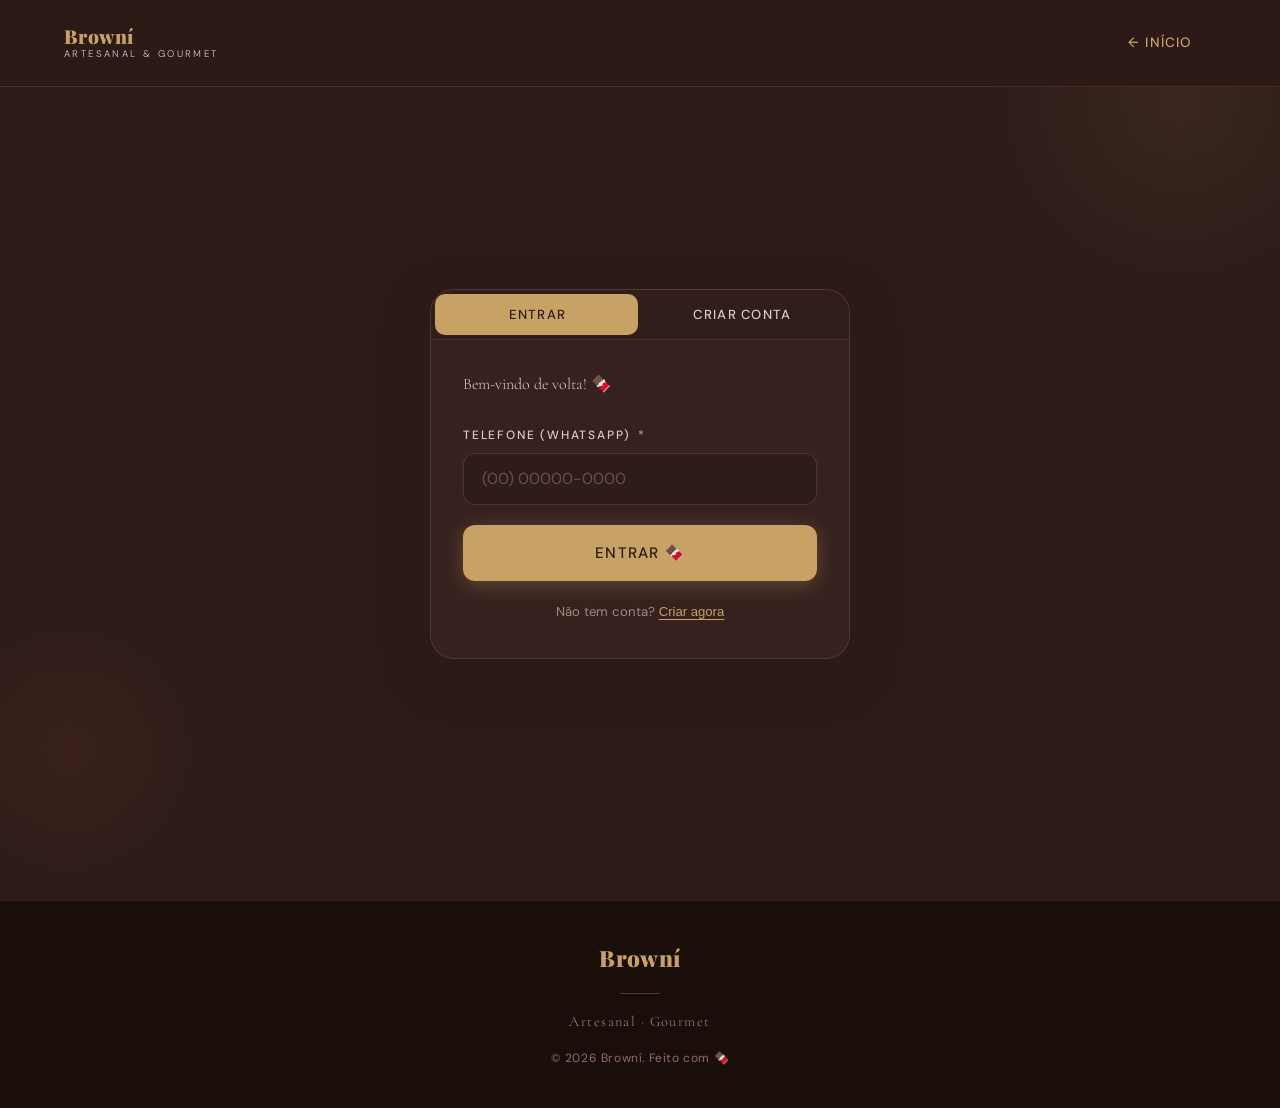
<file: fidelidade.html>
<!DOCTYPE html>
<html lang="pt-BR">
<head>
  <meta charset="UTF-8" />
  <meta name="viewport" content="width=device-width, initial-scale=1.0" />
  <meta name="description" content="Programa de fidelidade — Browní" />
  <meta name="theme-color" content="#2D1B18" />
  <title>Fidelidade | Browní</title>
  <link rel="icon" href="data:image/svg+xml,<svg xmlns='http://www.w3.org/2000/svg' viewBox='0 0 100 100'><text y='.9em' font-size='90'>🍫</text></svg>" />
  <link rel="stylesheet" href="style.css" />
</head>
<body>

  <!-- NAVBAR -->
  <nav class="navbar" id="navbar" role="navigation" aria-label="Navegação principal">
    <a href="index.html" class="navbar__logo" aria-label="Browní - Página inicial">
      Browní
      <span>artesanal &amp; gourmet</span>
    </a>

    <div class="navbar__right">
      <button class="hamburger" id="hamburger" aria-label="Abrir menu" aria-expanded="false" aria-controls="sideMenu">
        <span></span><span></span><span></span>
      </button>
    </div>
  </nav>

  <!-- SIDE MENU -->
  <div class="side-menu-overlay" id="sideMenuOverlay" aria-hidden="true"></div>
  <aside class="side-menu" id="sideMenu" aria-label="Menu lateral" role="dialog" aria-modal="true" hidden>
    <div class="side-menu__header">
      <p class="side-menu__greeting" id="sideGreeting">Olá! 👋</p>
      <button class="side-menu__close" id="sideMenuClose" aria-label="Fechar menu">✕</button>
    </div>
    <nav class="side-menu__nav">
  <a href="index.html"        class="side-menu__link">🏠 Início</a>
  <a href="cadastro.html"     class="side-menu__link">🍫 Fazer pedido</a>
  <a href="meus-pedidos.html" class="side-menu__link">📋 Meus pedidos</a>
  <a href="fidelidade.html"   class="side-menu__link--active">🎖️ Fidelidade</a>
  <a href="#"                 class="side-menu__link" id="sideEditarPerfil">👤 Editar perfil</a>
</nav>
    <div class="side-menu__footer">
  <button class="side-menu__logout" id="sideLogout" aria-label="Sair da conta">← Sair</button>
</div>
  </aside>

  <main>

    <!-- HERO FIDELIDADE -->
    <section class="fidelidade-hero" aria-label="Programa de fidelidade">
      <div class="fidelidade-hero__bg" aria-hidden="true"></div>
      <div class="fidelidade-hero__content">
        <p class="section__tag">Programa de fidelidade</p>
        <h1 class="fidelidade-hero__title">
          Colete selos,<br><em>ganhe brownies</em>
        </h1>
        <p class="fidelidade-hero__sub">
          A cada brownie comprado, você ganha 1 selo.<br>
          Junte 12 e ganhe um brownie grátis! 🎁
        </p>
      </div>
    </section>

    <!-- CARTÃO DE SELOS -->
    <section class="section fidelidade-section" aria-labelledby="fidelidade-titulo">
      <div class="fidelidade-inner">

        <div class="fidelidade-card reveal" id="fidelidadeCard">

          <!-- Header do cartão -->
          <div class="fidelidade-card__header">
            <div>
              <p class="fidelidade-card__tag">Seu cartão</p>
              <h2 class="fidelidade-card__nome" id="fidelidadeNome">—</h2>
            </div>
            <div class="fidelidade-card__logo">Browní</div>
          </div>

          <!-- Progresso -->
          <div class="fidelidade-progress-wrap" aria-label="Progresso dos selos">
            <div class="fidelidade-progress-bar-bg">
              <div class="fidelidade-progress-bar" id="fidelidadeProgressBar" style="width:0%"></div>
            </div>
            <p class="fidelidade-progress-label">
              <span id="fidelidadeSelosNum">0</span> / 12 selos
            </p>
          </div>

          <!-- Grade de selos -->
          <div class="selos-grid" id="selosGrid" aria-label="Grade de selos de fidelidade" role="list">
            <!-- 12 selos gerados pelo JS -->
          </div>

          <p class="fidelidade-card__hint" id="fidelidadeHint">
            Faça login para ver seus selos 🍫
          </p>

        </div>

        <!-- Brownies ganhos -->
        <div class="brownies-ganhos reveal" id="browniesGanhosWrap" style="transition-delay:0.15s" aria-live="polite">
          <div class="brownies-ganhos__icon" aria-hidden="true">🎁</div>
          <div>
            <p class="brownies-ganhos__label">Brownies grátis ganhos</p>
            <p class="brownies-ganhos__num" id="browniesGanhosNum">0</p>
          </div>
        </div>

        <!-- Como funciona -->
        <div class="como-funciona reveal" style="transition-delay:0.25s">
          <h3 class="como-funciona__title">Como funciona?</h3>
          <div class="como-funciona__steps">
            <div class="cf-step">
              <span class="cf-step__num">1</span>
              <p class="cf-step__text"><strong>Peça seu brownie</strong> pela plataforma normalmente.</p>
            </div>
            <div class="cf-step">
              <span class="cf-step__num">2</span>
              <p class="cf-step__text"><strong>Ganhe 1 selo</strong> por cada brownie comprado.</p>
            </div>
            <div class="cf-step">
              <span class="cf-step__num">3</span>
              <p class="cf-step__text"><strong>Com 12 selos</strong>, ganhe um brownie completamente grátis! 🎉</p>
            </div>
          </div>
        </div>

        <div class="fidelidade-cta reveal" style="transition-delay:0.35s">
          <a href="cadastro.html" class="btn btn--primary">Fazer pedido agora 🍫</a>
        </div>

      </div>
    </section>

  </main>

  <!-- MODAL: EDITAR PERFIL -->
  <div class="modal-overlay" id="modalEditarPerfil" role="dialog" aria-modal="true" aria-labelledby="modalEditarPerfilTitulo">
    <div class="modal modal--form">
      <div class="modal__header">
        <div class="modal__header-icon" aria-hidden="true">👤</div>
        <div>
          <h2 class="modal__title" id="modalEditarPerfilTitulo">Editar perfil</h2>
          <p class="modal__subtitle">Atualize seu nome</p>
        </div>
        <button type="button" class="modal__x" onclick="fecharModal('modalEditarPerfil')" aria-label="Fechar">✕</button>
      </div>
      <div class="modal__divider"></div>
      <form id="formEditarPerfil" style="padding:1.5rem 2rem 1.75rem">
        <div class="form-group">
          <label for="editPerfilNome">Nome completo <span aria-hidden="true">*</span></label>
          <input type="text" id="editPerfilNome" class="form-input" placeholder="Seu nome" required minlength="3" />
        </div>
        <div class="form-group">
          <label for="editPerfilTelefone">Telefone</label>
          <input type="tel" id="editPerfilTelefone" class="form-input" readonly style="opacity:0.55;cursor:not-allowed" />
          <p class="form-hint">O telefone é o identificador da conta e não pode ser alterado.</p>
        </div>
        <div class="modal__divider" style="margin:1rem -2rem"></div>
        <div class="modal__form-actions" style="padding:1rem 0 0">
          <button type="button" class="btn btn--outline" onclick="fecharModal('modalEditarPerfil')">Cancelar</button>
          <button type="submit" class="btn btn--primary" id="btnSalvarPerfil">Salvar</button>
        </div>
      </form>
    </div>
  </div>

  <!-- MODAL: LOGOUT -->
  <div class="modal-overlay" id="modalLogout" role="dialog" aria-modal="true" aria-labelledby="modalLogoutTitulo">
    <div class="modal">
      <div class="modal__icon" aria-hidden="true">👋</div>
      <h2 class="modal__title" id="modalLogoutTitulo">Sair da conta?</h2>
      <p class="modal__text">Tem certeza que deseja sair? Você precisará fazer login novamente para fazer pedidos.</p>
      <div class="modal__actions">
        <button type="button" class="btn btn--outline" onclick="fecharModal('modalLogout')">Cancelar</button>
        <button type="button" class="btn btn--danger" id="btnConfirmarLogout">Sim, sair</button>
      </div>
    </div>
  </div>

  <!-- MODAL: WPP -->
  <div class="modal-overlay" id="modalWhatsapp" role="dialog" aria-modal="true" aria-labelledby="modalWhatsappTitulo">
    <div class="modal">
      <div class="modal__icon" aria-hidden="true">💬</div>
      <h2 class="modal__title" id="modalWhatsappTitulo">Falar no WhatsApp?</h2>
      <p class="modal__text">Deseja tirar alguma dúvida com a gente pelo WhatsApp?</p>
      <div class="modal__actions">
        <button type="button" class="btn btn--outline" onclick="fecharModal('modalWhatsapp')">Não, obrigado</button>
        <a href="https://wa.me/5519997296031?text=Olá!%20Quero%20saber%20mais%20sobre%20o%20Browní."
           class="btn btn--primary" target="_blank" rel="noopener noreferrer"
           onclick="fecharModal('modalWhatsapp')">
          Sim, abrir WhatsApp
        </a>
      </div>
    </div>
  </div>

  <div class="toast" id="toast" role="status" aria-live="polite"></div>

  <footer class="footer" role="contentinfo">
    <div class="footer__inner">
      <p class="footer__logo">Browní</p>
      <div class="footer__divider" aria-hidden="true"></div>
      <p class="footer__tagline">Artesanal · Gourmet</p>
      <p class="footer__copy">© 2026 Browní. Feito com 🍫</p>
      <p class="footer__copy">Desenvolvido por Pedro A. Carrero</p>
    </div>
  </footer>

  <script src="script.js"></script>
  <script src="auth.js"></script>
  <script src="fidelidade.js"></script>
</body>
</html>
</file>
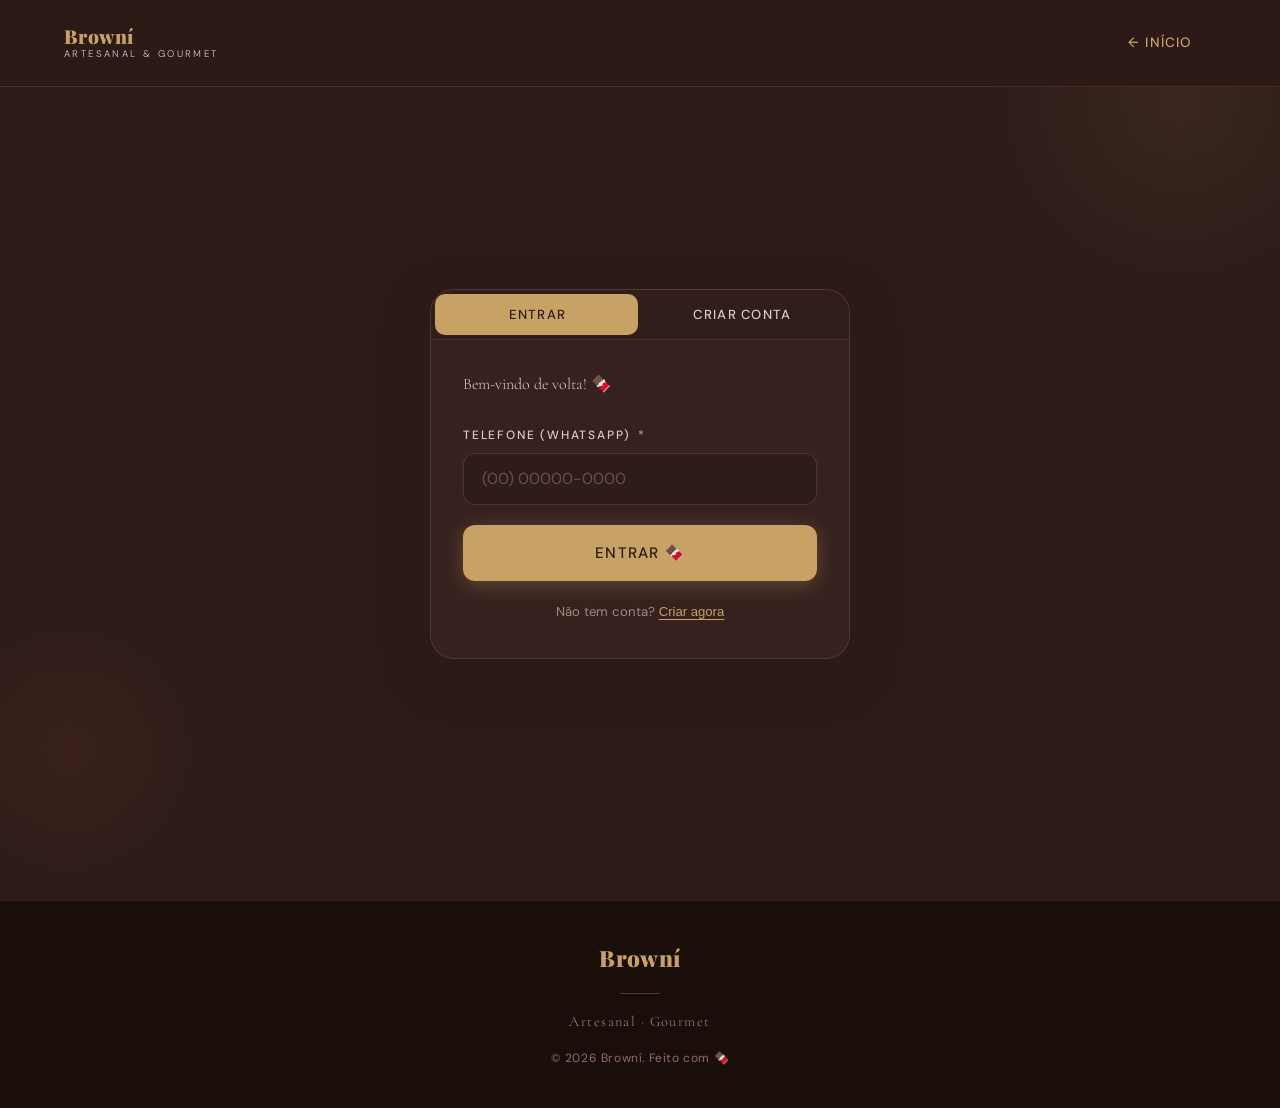
<file: login.html>
<!DOCTYPE html>
<html lang="pt-BR">
<head>
  <meta charset="UTF-8" />
  <meta name="viewport" content="width=device-width, initial-scale=1.0" />
  <meta name="description" content="Entrar ou criar conta — Browní" />
  <meta name="theme-color" content="#2D1B18" />
  <title>Login | Browní</title>
  <link rel="icon" href="data:image/svg+xml,<svg xmlns='http://www.w3.org/2000/svg' viewBox='0 0 100 100'><text y='.9em' font-size='90'>🍫</text></svg>" />
  <link rel="stylesheet" href="style.css" />
</head>
<body class="cadastro-body">

  <nav class="navbar" id="navbar" role="navigation" aria-label="Navegação principal">
    <a href="index.html" class="navbar__logo" aria-label="Voltar para a página inicial">
      Browní
      <span>artesanal &amp; gourmet</span>
    </a>
    <a href="index.html" class="btn btn--ghost" aria-label="Voltar ao início">← Início</a>
  </nav>

  <main class="login-main" id="main-content">

    <div class="login-deco" aria-hidden="true">
      <span class="login-deco__circle login-deco__circle--1"></span>
      <span class="login-deco__circle login-deco__circle--2"></span>
    </div>

    <div class="login-card-wrap">

      <!-- TABS -->
      <div class="login-tabs" role="tablist" aria-label="Entrar ou Criar conta">
        <button class="login-tab active" id="tab-entrar" role="tab" aria-selected="true" aria-controls="panel-entrar">
          Entrar
        </button>
        <button class="login-tab" id="tab-criar" role="tab" aria-selected="false" aria-controls="panel-criar">
          Criar conta
        </button>
        <span class="login-tab__ink" aria-hidden="true"></span>
      </div>

      <!-- PAINEL: ENTRAR -->
      <div class="login-panel active" id="panel-entrar" role="tabpanel" aria-labelledby="tab-entrar">
        <p class="login-panel__sub">Bem-vindo de volta! 🍫</p>

        <div class="form-group">
          <label for="loginTelefone">Telefone (WhatsApp) <span aria-hidden="true">*</span></label>
          <input type="tel" id="loginTelefone" class="form-input"
            placeholder="(00) 00000-0000" required inputmode="tel" maxlength="15"
            autocomplete="tel" aria-required="true" />
        </div>

        <button type="button" class="btn btn--primary btn--full" id="btnEntrar">
          Entrar 🍫
        </button>

        <p class="login-switch">
          Não tem conta?
          <button type="button" class="login-switch__link" id="irParaCriar">Criar agora</button>
        </p>
      </div>

      <!-- PAINEL: CRIAR CONTA -->
      <div class="login-panel" id="panel-criar" role="tabpanel" aria-labelledby="tab-criar" hidden>
        <p class="login-panel__sub">Crie sua conta e comece a colecionar selos! 🎉</p>

        <div class="form-group">
          <label for="criarNome">Nome completo <span aria-hidden="true">*</span></label>
          <input type="text" id="criarNome" class="form-input"
            placeholder="Seu nome" required minlength="3" autocomplete="name" aria-required="true" />
        </div>

        <div class="form-group">
          <label for="criarTelefone">Telefone (WhatsApp) <span aria-hidden="true">*</span></label>
          <input type="tel" id="criarTelefone" class="form-input"
            placeholder="(00) 00000-0000" required inputmode="tel" maxlength="15"
            autocomplete="tel" aria-required="true" />
        </div>

        <button type="button" class="btn btn--primary btn--full" id="btnCriar">
          Criar conta 🍫
        </button>

        <p class="login-switch">
          Já tem conta?
          <button type="button" class="login-switch__link" id="irParaEntrar">Entrar agora</button>
        </p>
      </div>

    </div>
  </main>

  <div class="toast" id="toast" role="status" aria-live="polite"></div>

  <footer class="footer" role="contentinfo">
    <div class="footer__inner">
      <p class="footer__logo">Browní</p>
      <div class="footer__divider" aria-hidden="true"></div>
      <p class="footer__tagline">Artesanal · Gourmet</p>
      <p class="footer__copy">© 2026 Browní. Feito com 🍫</p>
    </div>
  </footer>

  <script src="script.js"></script>
  <script src="auth.js"></script>
</body>
</html>
</file>
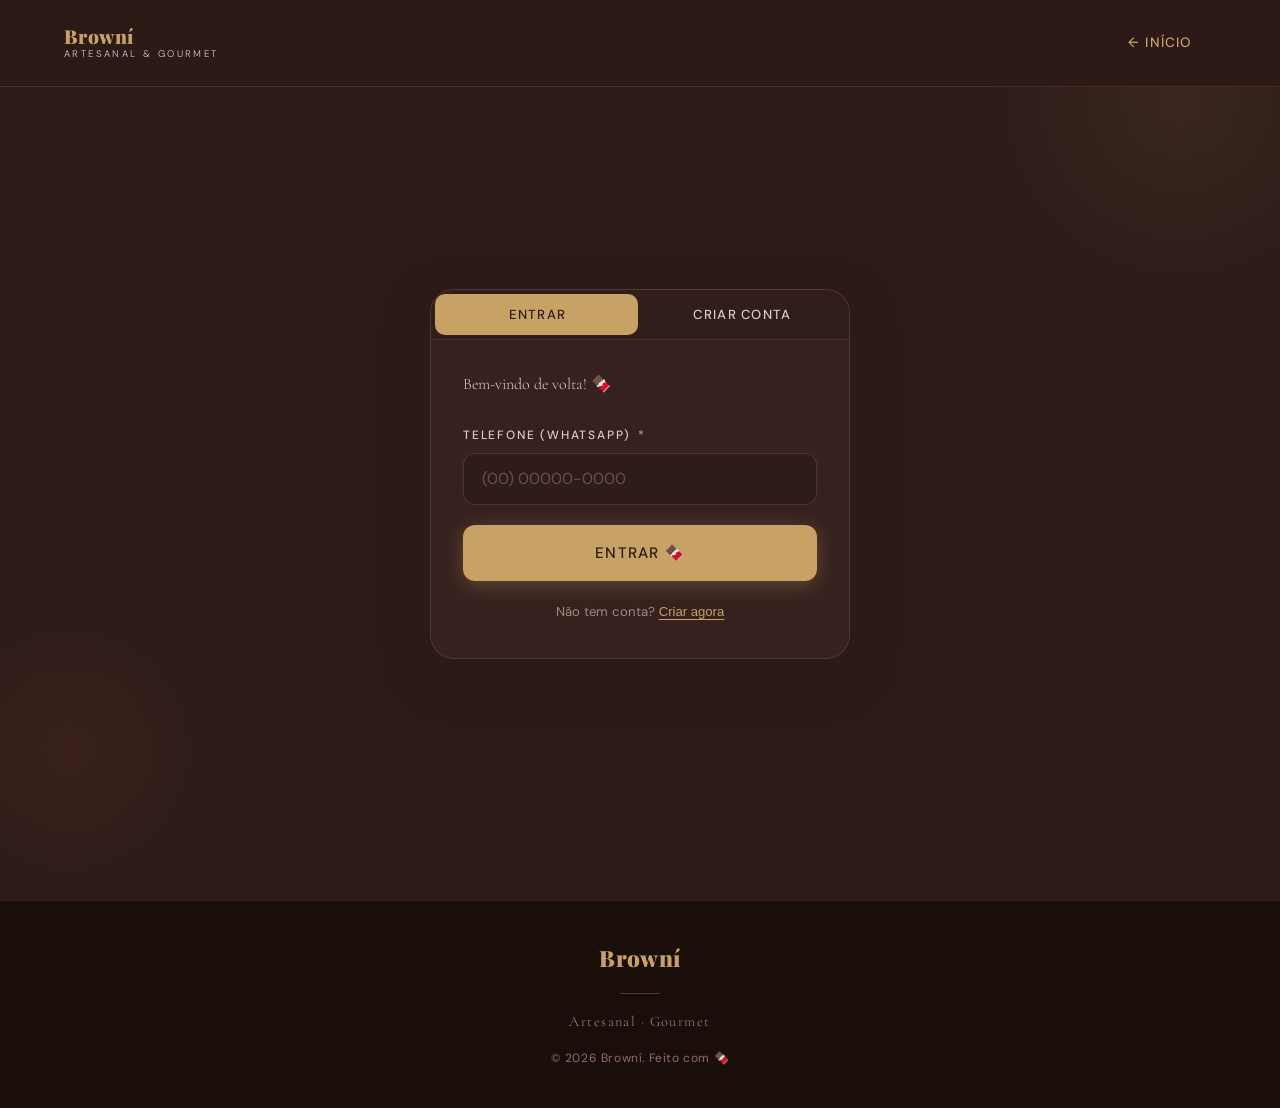
<file: meus-pedidos.html>
<!DOCTYPE html>
<html lang="pt-BR">
<head>
  <meta charset="UTF-8" />
  <meta name="viewport" content="width=device-width, initial-scale=1.0" />
  <meta name="description" content="Meus pedidos — Browní" />
  <meta name="theme-color" content="#2D1B18" />
  <title>Meus Pedidos | Browní</title>
  <link rel="icon" href="data:image/svg+xml,<svg xmlns='http://www.w3.org/2000/svg' viewBox='0 0 100 100'><text y='.9em' font-size='90'>🍫</text></svg>" />
  <link rel="stylesheet" href="style.css" />
</head>
<body>

  <!-- NAVBAR -->
  <nav class="navbar" id="navbar" role="navigation" aria-label="Navegação principal">
    <a href="index.html" class="navbar__logo" aria-label="Browní - Página inicial">
      Browní
      <span>artesanal &amp; gourmet</span>
    </a>
    <div class="navbar__right">
      <button class="hamburger" id="hamburger" aria-label="Abrir menu" aria-expanded="false" aria-controls="sideMenu">
        <span></span><span></span><span></span>
      </button>
    </div>
  </nav>

  <!-- SIDE MENU -->
  <div class="side-menu-overlay" id="sideMenuOverlay" aria-hidden="true"></div>
  <aside class="side-menu" id="sideMenu" aria-label="Menu lateral" role="dialog" aria-modal="true" hidden>
    <div class="side-menu__header">
      <p class="side-menu__greeting" id="sideGreeting">Olá! 👋</p>
      <button class="side-menu__close" id="sideMenuClose" aria-label="Fechar menu">✕</button>
    </div>
    <nav class="side-menu__nav">
      <a href="index.html" class="side-menu__link">🏠 Início</a>
      <a href="cadastro.html" class="side-menu__link">🍫 Fazer pedido</a>
      <a href="meus-pedidos.html" class="side-menu__link side-menu__link--active">📋 Meus pedidos</a>
      <a href="fidelidade.html" class="side-menu__link">🎖️ Fidelidade</a>
      <a href="#" class="side-menu__link" id="sideEditarPerfil">👤 Editar perfil</a>
    </nav>
    <div class="side-menu__footer">
      <button class="side-menu__logout" id="sideLogout" aria-label="Sair da conta">← Sair</button>
    </div>
  </aside>

  <main>

    <!-- HEADER DA PÁGINA -->
    <section class="meus-pedidos-hero" aria-label="Meus pedidos">
      <div class="meus-pedidos-hero__bg" aria-hidden="true"></div>
      <div class="meus-pedidos-hero__content">
        <p class="section__tag">Histórico</p>
        <h1 class="meus-pedidos-hero__title">
          Meus <em>pedidos</em>
        </h1>
        <p class="meus-pedidos-hero__sub" id="heroSub">
          Acompanhe e gerencie suas reservas 🍫
        </p>
      </div>
    </section>

    <!-- LISTA DE PEDIDOS -->
    <section class="section meus-pedidos-section" aria-labelledby="pedidos-titulo">
      <div class="meus-pedidos-inner">

        <!-- Estado: carregando -->
        <div class="pedidos-loading" id="pedidosLoading" aria-live="polite">
          <div class="pedidos-loading__spinner" aria-hidden="true"></div>
          <p>Buscando seus pedidos…</p>
        </div>

        <!-- Estado: vazio -->
        <div class="pedidos-vazio" id="pedidosVazio" hidden aria-live="polite">
          <div class="pedidos-vazio__icon" aria-hidden="true">🍫</div>
          <h3 class="pedidos-vazio__title">Nenhum pedido ainda</h3>
          <p class="pedidos-vazio__sub">Que tal garantir seu primeiro brownie?</p>
          <a href="cadastro.html" class="btn btn--primary" style="margin-top:1.5rem">
            Fazer pedido agora
          </a>
        </div>

        <!-- Lista -->
        <div class="pedidos-lista" id="pedidosLista" hidden aria-label="Lista de pedidos" role="list">
          <!-- Cards gerados pelo JS -->
        </div>

        <!-- Botão novo pedido (aparece quando não há pendente) -->
        <div class="pedidos-novo-wrap" id="pedidosNovoWrap" hidden>
          <a href="cadastro.html" class="btn btn--primary">
            + Novo pedido 🍫
          </a>
        </div>

      </div>
    </section>

  </main>

  <!-- ══════════════════ MODAIS ══════════════════ -->

  <!-- Modal: Editar pedido -->
  <div class="modal-overlay" id="modalEditarPedido" role="dialog" aria-modal="true" aria-labelledby="modalEditarPedidoTitulo">
    <div class="modal modal--form">
      <div class="modal__header">
        <div class="modal__header-icon" aria-hidden="true">✏️</div>
        <div>
          <h2 class="modal__title" id="modalEditarPedidoTitulo">Editar pedido</h2>
          <p class="modal__subtitle">Apenas pedidos pendentes podem ser editados</p>
        </div>
        <button type="button" class="modal__x" onclick="fecharModal('modalEditarPedido')" aria-label="Fechar">✕</button>
      </div>
      <div class="modal__divider"></div>
      <form id="formEditarPedido" style="padding:1.5rem 2rem 1.75rem">
        <div class="form-group">
          <label for="mpEditNome">Nome completo <span aria-hidden="true">*</span></label>
          <input type="text" id="mpEditNome" class="form-input" placeholder="Seu nome" required minlength="3" />
        </div>
        <div class="form-group">
          <label for="mpEditInstagram">Instagram</label>
          <input type="text" id="mpEditInstagram" class="form-input" placeholder="@seu_perfil" />
        </div>
        <div class="form-group">
          <label for="mpEditQuantidade">Quantidade <span aria-hidden="true">*</span></label>
          <div class="qty-wrapper" role="group" aria-label="Quantidade">
            <button type="button" class="qty-btn" id="mpEditDecrementar" aria-label="Diminuir">−</button>
            <input type="number" id="mpEditQuantidade" class="qty-input" value="1" min="1" max="99" readonly />
            <button type="button" class="qty-btn" id="mpEditIncrementar" aria-label="Aumentar">+</button>
          </div>
        </div>
        <div class="modal__divider" style="margin:0.5rem 0 1.25rem"></div>
        <div class="modal__form-actions" style="padding:0">
          <button type="button" class="btn btn--outline" onclick="fecharModal('modalEditarPedido')">Cancelar</button>
          <button type="submit" class="btn btn--primary" id="mpBtnSalvar">Salvar alterações</button>
        </div>
      </form>
    </div>
  </div>

  <!-- Modal: Confirmar exclusão -->
  <div class="modal-overlay" id="modalExcluirPedido" role="dialog" aria-modal="true" aria-labelledby="modalExcluirPedidoTitulo">
    <div class="modal modal--danger">
      <div class="modal__header">
        <div class="modal__header-icon modal__header-icon--danger" aria-hidden="true">🗑️</div>
        <div>
          <h2 class="modal__title" id="modalExcluirPedidoTitulo">Cancelar pedido</h2>
          <p class="modal__subtitle">Esta ação não pode ser desfeita</p>
        </div>
        <button type="button" class="modal__x" onclick="fecharModal('modalExcluirPedido')" aria-label="Fechar">✕</button>
      </div>
      <div class="modal__divider"></div>
      <div id="mpResumoExclusao" style="padding:1.25rem 2rem 0"></div>
      <p class="modal__text modal__text--danger">
        Tem certeza que quer cancelar? 😢<br>
        Seus selos referentes a este pedido serão devolvidos.
      </p>
      <div class="modal__divider"></div>
      <div class="modal__form-actions">
        <button type="button" class="btn btn--outline" onclick="fecharModal('modalExcluirPedido')">← Manter</button>
        <button type="button" class="btn btn--danger" id="mpBtnConfirmarExclusao">Cancelar pedido</button>
      </div>
    </div>
  </div>

  <!-- Modal: Sucesso exclusão -->
  <div class="modal-overlay" id="modalPedidoCancelado" role="dialog" aria-modal="true" aria-labelledby="modalPedidoCanceladoTitulo">
    <div class="modal">
      <div class="modal__icon" aria-hidden="true">✔️</div>
      <h2 class="modal__title" id="modalPedidoCanceladoTitulo">Pedido cancelado</h2>
      <p class="modal__text">Sua reserva foi removida.<br>Esperamos te ver em breve! 🍫</p>
      <div class="modal__actions">
        <button type="button" class="btn btn--outline" onclick="fecharModal('modalPedidoCancelado'); carregarPedidos();">Ver pedidos</button>
        <a href="cadastro.html" class="btn btn--primary">Novo pedido</a>
      </div>
    </div>
  </div>

  <!-- Modal: Sucesso edição -->
  <div class="modal-overlay" id="modalPedidoAtualizado" role="dialog" aria-modal="true" aria-labelledby="modalPedidoAtualizadoTitulo">
    <div class="modal">
      <div class="modal__icon" aria-hidden="true">✅</div>
      <h2 class="modal__title" id="modalPedidoAtualizadoTitulo">Pedido atualizado!</h2>
      <p class="modal__text">Suas alterações foram salvas com sucesso. 🍫</p>
      <div class="modal__actions">
        <button type="button" class="btn btn--primary" onclick="fecharModal('modalPedidoAtualizado'); carregarPedidos();">Ver pedidos</button>
      </div>
    </div>
  </div>

  <!-- Modal: Logout -->
  <div class="modal-overlay" id="modalLogout" role="dialog" aria-modal="true" aria-labelledby="modalLogoutTitulo">
    <div class="modal">
      <div class="modal__icon" aria-hidden="true">👋</div>
      <h2 class="modal__title" id="modalLogoutTitulo">Sair da conta?</h2>
      <p class="modal__text">Tem certeza que deseja sair?</p>
      <div class="modal__actions">
        <button type="button" class="btn btn--outline" onclick="fecharModal('modalLogout')">Cancelar</button>
        <button type="button" class="btn btn--danger" id="btnConfirmarLogout">Sim, sair</button>
      </div>
    </div>
  </div>

  <!-- Modal: Editar Perfil -->
  <div class="modal-overlay" id="modalEditarPerfil" role="dialog" aria-modal="true" aria-labelledby="modalEditarPerfilTitulo">
    <div class="modal modal--form">
      <div class="modal__header">
        <div class="modal__header-icon" aria-hidden="true">👤</div>
        <div>
          <h2 class="modal__title" id="modalEditarPerfilTitulo">Editar perfil</h2>
          <p class="modal__subtitle">Atualize seu nome</p>
        </div>
        <button type="button" class="modal__x" onclick="fecharModal('modalEditarPerfil')" aria-label="Fechar">✕</button>
      </div>
      <div class="modal__divider"></div>
      <form id="formEditarPerfil" style="padding:1.5rem 2rem 1.75rem">
        <div class="form-group">
          <label for="editPerfilNome">Nome completo <span aria-hidden="true">*</span></label>
          <input type="text" id="editPerfilNome" class="form-input" placeholder="Seu nome" required minlength="3" />
        </div>
        <div class="form-group">
          <label for="editPerfilTelefone">Telefone</label>
          <input type="tel" id="editPerfilTelefone" class="form-input" readonly style="opacity:0.55;cursor:not-allowed" />
          <p class="form-hint">O telefone é o identificador da conta e não pode ser alterado.</p>
        </div>
        <div class="modal__divider" style="margin:1rem -2rem"></div>
        <div class="modal__form-actions" style="padding:1rem 0 0">
          <button type="button" class="btn btn--outline" onclick="fecharModal('modalEditarPerfil')">Cancelar</button>
          <button type="submit" class="btn btn--primary" id="btnSalvarPerfil">Salvar</button>
        </div>
      </form>
    </div>
  </div>

  <div class="toast" id="toast" role="status" aria-live="polite"></div>

  <footer class="footer" role="contentinfo">
    <div class="footer__inner">
      <p class="footer__logo">Browní</p>
      <div class="footer__divider" aria-hidden="true"></div>
      <p class="footer__tagline">Artesanal · Gourmet</p>
      <p class="footer__copy">© 2026 Browní. Feito com 🍫</p>
      <p class="footer__copy">Desenvolvido por Pedro A. Carrero</p>
    </div>
  </footer>

  <script src="script.js"></script>
  <script src="auth.js"></script>
  <script src="meus-pedidos.js"></script>
</body>
</html>
</file>
<file: style.css>
/* ============================================================
   BROWNIE DO PRETÃO — Design System
   Estilo: Gourmet Dark / Premium Artesanal
   ============================================================ */

@import url('https://fonts.googleapis.com/css2?family=Playfair+Display:ital,wght@0,400;0,700;0,900;1,400;1,700&family=Cormorant+Garamond:ital,wght@0,300;0,400;0,600;1,300;1,400&family=DM+Sans:wght@300;400;500&display=swap');

/* ── VARIÁVEIS ── */
:root {
  --chocolate-darkest: #2D1B18;
  --chocolate-dark:    #3E2723;
  --chocolate-mid:     #4E342E;
  --chocolate-warm:    #5D4037;
  --chocolate-medium:  #6D4C41;
  --chocolate-light:   #8D6E63;
  --chocolate-pale:    #A1887F;
  --cream-dark:        #D7CCC8;
  --cream-light:       #EFEBE9;
  --gold:              #C8A165;
  --gold-light:        #DEB87A;
  --gold-dark:         #A07840;
  --white:             #FDFAF7;
  --text-dark:         #1A0E0B;

  --font-display: 'Playfair Display', Georgia, serif;
  --font-serif:   'Cormorant Garamond', Georgia, serif;
  --font-body:    'DM Sans', sans-serif;

  --radius-sm:  6px;
  --radius-md:  12px;
  --radius-lg:  24px;
  --radius-xl:  40px;

  --shadow-sm:  0 2px 8px rgba(45,27,24,0.18);
  --shadow-md:  0 6px 24px rgba(45,27,24,0.28);
  --shadow-lg:  0 16px 48px rgba(45,27,24,0.40);
  --shadow-gold: 0 4px 20px rgba(200,161,101,0.30);

  --transition: 0.3s cubic-bezier(0.4, 0, 0.2, 1);
}

/* ── RESET & BASE ── */
*, *::before, *::after { box-sizing: border-box; margin: 0; padding: 0; }

/* Garante que [hidden] sempre funcione, mesmo com display: flex/grid nas classes */
[hidden] { display: none !important; }


html {
  font-size: 16px;
  scroll-behavior: smooth;
  -webkit-text-size-adjust: 100%;
}

body {
  font-family: var(--font-body);
  background-color: var(--chocolate-darkest);
  color: var(--cream-light);
  line-height: 1.6;
  min-height: 100vh;
  overflow-x: hidden;
}

img { max-width: 100%; display: block; }
a  { text-decoration: none; color: inherit; }
ul { list-style: none; }

/* ── SCROLLBAR ── */
::-webkit-scrollbar { width: 6px; }
::-webkit-scrollbar-track { background: var(--chocolate-dark); }
::-webkit-scrollbar-thumb { background: var(--gold); border-radius: 3px; }

/* ============================================================
   NAVBAR
   ============================================================ */
.navbar {
  position: fixed;
  top: 0;
  left: 0;
  right: 0;
  z-index: 100;
  display: flex;
  justify-content: space-between;
  align-items: center;
  padding: 1rem 1.5rem;
  background: rgba(45, 27, 24, 0.92);
  backdrop-filter: blur(12px);
  -webkit-backdrop-filter: blur(12px);
  border-bottom: 1px solid rgba(200,161,101,0.15);
  transition: var(--transition);
}

.navbar.scrolled {
  padding: 0.75rem 1.5rem;
  background: rgba(45, 27, 24, 0.98);
  box-shadow: var(--shadow-md);
}

.navbar__logo {
  font-family: var(--font-display);
  font-size: 1.2rem;
  font-weight: 900;
  color: var(--gold);
  letter-spacing: 0.02em;
  line-height: 1.1;
}

.navbar__logo span {
  display: block;
  font-size: 0.6rem;
  font-family: var(--font-body);
  font-weight: 300;
  letter-spacing: 0.25em;
  text-transform: uppercase;
  color: var(--cream-dark);
  margin-top: 2px;
}

.navbar__cta {
  font-family: var(--font-body);
  font-size: 0.8rem;
  font-weight: 500;
  letter-spacing: 0.12em;
  text-transform: uppercase;
  color: var(--chocolate-darkest);
  background: var(--gold);
  padding: 0.5rem 1.1rem;
  border-radius: var(--radius-xl);
  transition: var(--transition);
  white-space: nowrap;
}

.navbar__cta:hover {
  background: var(--gold-light);
  transform: translateY(-1px);
  box-shadow: var(--shadow-gold);
}

/* ============================================================
   HERO
   ============================================================ */
.hero {
  position: relative;
  min-height: 100svh;
  display: flex;
  align-items: flex-end;
  padding: 0 1.5rem 3.5rem;
  overflow: hidden;
}

/* Fundo com gradiente que simula chocolate derretido */
.hero__bg {
  position: absolute;
  inset: 0;
  background:
    radial-gradient(ellipse 80% 60% at 30% 40%, rgba(93,64,55,0.7) 0%, transparent 60%),
    radial-gradient(ellipse 60% 80% at 80% 80%, rgba(78,52,46,0.5) 0%, transparent 60%),
    linear-gradient(160deg, #2D1B18 0%, #3E2723 40%, #1A0E0B 100%);
}

/* Textura de ruído sutil */
.hero__bg::before {
  content: '';
  position: absolute;
  inset: 0;
  background-image: url("data:image/svg+xml,%3Csvg viewBox='0 0 200 200' xmlns='http://www.w3.org/2000/svg'%3E%3Cfilter id='n'%3E%3CfeTurbulence type='fractalNoise' baseFrequency='0.9' numOctaves='4' stitchTiles='stitch'/%3E%3C/filter%3E%3Crect width='100%25' height='100%25' filter='url(%23n)' opacity='0.04'/%3E%3C/svg%3E");
  opacity: 0.5;
  pointer-events: none;
}

/* Decoração circular no canto */
.hero__bg::after {
  content: '';
  position: absolute;
  top: -120px;
  right: -120px;
  width: 400px;
  height: 400px;
  border-radius: 50%;
  border: 1px solid rgba(200,161,101,0.12);
  box-shadow: 0 0 80px rgba(200,161,101,0.05) inset;
}

.hero__content {
  position: relative;
  z-index: 2;
  max-width: 520px;
  animation: fadeUp 1s cubic-bezier(0.4,0,0.2,1) both;
}

.hero__tag {
  display: inline-block;
  font-family: var(--font-body);
  font-size: 0.7rem;
  font-weight: 500;
  letter-spacing: 0.3em;
  text-transform: uppercase;
  color: var(--gold);
  border: 1px solid rgba(200,161,101,0.4);
  padding: 0.35rem 0.85rem;
  border-radius: var(--radius-xl);
  margin-bottom: 1.25rem;
  animation: fadeUp 1s 0.1s cubic-bezier(0.4,0,0.2,1) both;
}

.hero__title {
  font-family: var(--font-display);
  font-size: clamp(2.8rem, 12vw, 5.5rem);
  font-weight: 900;
  line-height: 0.95;
  letter-spacing: -0.01em;
  color: var(--white);
  margin-bottom: 0.6rem;
  animation: fadeUp 1s 0.2s cubic-bezier(0.4,0,0.2,1) both;
}

.hero__title em {
  display: block;
  font-style: italic;
  color: var(--gold-light);
}

.hero__subtitle {
  font-family: var(--font-serif);
  font-size: clamp(1.1rem, 4vw, 1.5rem);
  font-weight: 300;
  color: var(--cream-dark);
  margin-bottom: 2rem;
  animation: fadeUp 1s 0.3s cubic-bezier(0.4,0,0.2,1) both;
}

.hero__actions {
  display: flex;
  gap: 1rem;
  flex-wrap: wrap;
  animation: fadeUp 1s 0.4s cubic-bezier(0.4,0,0.2,1) both;
}

/* Linha decorativa lateral */
.hero__line {
  position: absolute;
  right: 1.5rem;
  top: 50%;
  transform: translateY(-50%);
  display: flex;
  flex-direction: column;
  align-items: center;
  gap: 0.5rem;
  z-index: 2;
  opacity: 0.5;
}

.hero__line::before,
.hero__line::after {
  content: '';
  width: 1px;
  height: 60px;
  background: linear-gradient(180deg, transparent, var(--gold), transparent);
}

.hero__line span {
  font-size: 0.55rem;
  letter-spacing: 0.2em;
  text-transform: uppercase;
  writing-mode: vertical-rl;
  color: var(--gold);
}

/* Banner 16:9 no Hero */
.hero__banner {
  position: absolute;
  inset: 0;
  z-index: 1;
  overflow: hidden;
}

.hero__banner-img {
  width: 100%;
  height: 100%;
  object-fit: cover;
  object-position: center;
  opacity: 0.45;
  display: block;
}

.hero__banner-overlay {
  position: absolute;
  inset: 0;
  background: linear-gradient(
    to top,
    rgba(45,27,24,0.97) 0%,
    rgba(45,27,24,0.55) 50%,
    rgba(45,27,24,0.25) 100%
  );
}

/* Garante conteúdo acima do banner */
.hero__content { z-index: 3; }
.hero__line    { z-index: 3; }

/* ============================================================
   BOTÕES
   ============================================================ */
.btn {
  display: inline-flex;
  align-items: center;
  justify-content: center;
  gap: 0.5rem;
  font-family: var(--font-body);
  font-weight: 500;
  letter-spacing: 0.08em;
  text-transform: uppercase;
  border: none;
  cursor: pointer;
  transition: var(--transition);
  text-decoration: none;
  white-space: nowrap;
  -webkit-tap-highlight-color: transparent;
}

.btn--primary {
  font-size: 0.85rem;
  padding: 1rem 2rem;
  border-radius: var(--radius-xl);
  color: var(--chocolate-darkest);
  background: var(--gold);
  box-shadow: var(--shadow-gold);
  min-height: 52px;
}

.btn--primary:hover {
  background: var(--gold-light);
  transform: translateY(-2px);
  box-shadow: 0 8px 28px rgba(200,161,101,0.45);
}

.btn--primary:active { transform: translateY(0); }

.btn--outline {
  font-size: 0.85rem;
  padding: 1rem 2rem;
  border-radius: var(--radius-xl);
  color: var(--cream-dark);
  background: transparent;
  border: 1px solid rgba(200,161,101,0.4);
  min-height: 52px;
}

.btn--outline:hover {
  border-color: var(--gold);
  color: var(--gold);
  background: rgba(200,161,101,0.06);
  transform: translateY(-2px);
}

.btn--ghost {
  font-size: 0.85rem;
  padding: 0.75rem 1.5rem;
  border-radius: var(--radius-sm);
  color: var(--gold);
  background: transparent;
}

.btn--ghost:hover { color: var(--gold-light); }

.btn--full {
  width: 100%;
  font-size: 0.95rem;
  padding: 1.1rem 2rem;
  border-radius: var(--radius-md);
  min-height: 56px;
}

/* ============================================================
   SEÇÕES GERAIS
   ============================================================ */
.section {
  padding: 5rem 1.5rem;
}

.section__header {
  text-align: center;
  margin-bottom: 3rem;
}

.section__tag {
  display: inline-block;
  font-size: 0.7rem;
  font-weight: 500;
  letter-spacing: 0.3em;
  text-transform: uppercase;
  color: var(--gold);
  margin-bottom: 0.75rem;
}

.section__title {
  font-family: var(--font-display);
  font-size: clamp(1.8rem, 6vw, 3rem);
  font-weight: 700;
  line-height: 1.15;
  color: var(--white);
  margin-bottom: 0.75rem;
}

.section__title em {
  font-style: italic;
  color: var(--gold);
}

.section__desc {
  font-family: var(--font-serif);
  font-size: clamp(1rem, 3vw, 1.2rem);
  font-weight: 300;
  color: var(--cream-dark);
  max-width: 480px;
  margin: 0 auto;
  line-height: 1.7;
}

/* ============================================================
   SOBRE O PRODUTO
   ============================================================ */
.about {
  background: linear-gradient(180deg, var(--chocolate-darkest) 0%, var(--chocolate-dark) 100%);
}

.about__inner {
  max-width: 860px;
  margin: 0 auto;
}

.about__grid {
  display: grid;
  grid-template-columns: 1fr;
  gap: 2rem;
}

.about__card {
  background: rgba(93,64,55,0.25);
  border: 1px solid rgba(200,161,101,0.12);
  border-radius: var(--radius-lg);
  padding: 2rem 1.5rem;
  display: flex;
  gap: 1.25rem;
  align-items: flex-start;
  transition: var(--transition);
}

.about__card:hover {
  border-color: rgba(200,161,101,0.3);
  background: rgba(93,64,55,0.35);
  transform: translateY(-3px);
  box-shadow: var(--shadow-md);
}

.about__card-icon {
  font-size: 2rem;
  flex-shrink: 0;
  line-height: 1;
}

.about__card-title {
  font-family: var(--font-display);
  font-size: 1.1rem;
  font-weight: 700;
  color: var(--gold);
  margin-bottom: 0.4rem;
}

.about__card-text {
  font-family: var(--font-serif);
  font-size: 1rem;
  font-weight: 300;
  color: var(--cream-dark);
  line-height: 1.65;
}

/* ============================================================
   INFO — PREÇO & CALORIAS
   ============================================================ */
.info-section {
  background: linear-gradient(180deg, var(--chocolate-dark) 0%, var(--chocolate-darkest) 100%);
  border-top: 1px solid rgba(200,161,101,0.1);
}

.info-section__inner {
  max-width: 860px;
  margin: 0 auto;
}

.info-grid {
  display: grid;
  grid-template-columns: 1fr;
  gap: 1.5rem;
}

@media (min-width: 640px) {
  .info-grid { grid-template-columns: repeat(3, 1fr); }
}

.info-card {
  text-align: center;
  padding: 2.25rem 1.5rem;
  background: rgba(93,64,55,0.2);
  border: 1px solid rgba(200,161,101,0.15);
  border-radius: var(--radius-lg);
  transition: var(--transition);
}

.info-card:hover {
  border-color: rgba(200,161,101,0.35);
  background: rgba(93,64,55,0.32);
  transform: translateY(-4px);
  box-shadow: var(--shadow-md);
}

.info-card__icon {
  font-size: 2.2rem;
  display: block;
  margin-bottom: 0.75rem;
  line-height: 1;
}

.info-card__label {
  font-family: var(--font-body);
  font-size: 0.7rem;
  font-weight: 500;
  letter-spacing: 0.2em;
  text-transform: uppercase;
  color: var(--chocolate-pale);
  margin-bottom: 0.5rem;
}

.info-card__value {
  font-family: var(--font-display);
  font-size: 2.8rem;
  font-weight: 900;
  color: var(--gold);
  line-height: 1;
  margin-bottom: 0.5rem;
}

.info-card__cents {
  font-size: 1.3rem;
  font-weight: 400;
}

.info-card__note {
  font-family: var(--font-serif);
  font-size: 0.85rem;
  font-weight: 300;
  color: var(--cream-dark);
}

/* ============================================================
   DIFERENCIAIS
   ============================================================ */
.features {
  background: var(--chocolate-darkest);
}

.features__inner {
  max-width: 900px;
  margin: 0 auto;
}

.features__grid {
  display: grid;
  grid-template-columns: 1fr;
  gap: 1.25rem;
}

.feature-item {
  display: flex;
  align-items: center;
  gap: 1rem;
  padding: 1.25rem 1.5rem;
  background: rgba(78,52,46,0.2);
  border-left: 3px solid var(--gold);
  border-radius: 0 var(--radius-md) var(--radius-md) 0;
  transition: var(--transition);
}

.feature-item:hover {
  background: rgba(78,52,46,0.35);
  transform: translateX(4px);
}

.feature-item__num {
  font-family: var(--font-display);
  font-size: 1.5rem;
  font-weight: 900;
  color: rgba(200,161,101,0.3);
  flex-shrink: 0;
  min-width: 2rem;
}

.feature-item__text {
  font-family: var(--font-serif);
  font-size: 1.05rem;
  font-weight: 400;
  color: var(--cream-light);
  line-height: 1.5;
}

/* ============================================================
   CTA BANNER
   ============================================================ */
.cta-section {
  background: linear-gradient(135deg, var(--chocolate-mid) 0%, var(--chocolate-dark) 60%, var(--chocolate-darkest) 100%);
  border-top: 1px solid rgba(200,161,101,0.15);
  border-bottom: 1px solid rgba(200,161,101,0.15);
}

.cta-section__inner {
  max-width: 600px;
  margin: 0 auto;
  text-align: center;
}

.cta-section__title {
  font-family: var(--font-display);
  font-size: clamp(1.8rem, 6vw, 2.8rem);
  font-weight: 700;
  font-style: italic;
  color: var(--gold);
  margin-bottom: 0.75rem;
  line-height: 1.2;
}

.cta-section__text {
  font-family: var(--font-serif);
  font-size: 1.1rem;
  font-weight: 300;
  color: var(--cream-dark);
  margin-bottom: 2rem;
}

/* ============================================================
   FOOTER
   ============================================================ */
.footer {
  background: var(--text-dark);
  padding: 2.5rem 1.5rem;
  border-top: 1px solid rgba(200,161,101,0.12);
}

.footer__inner {
  max-width: 900px;
  margin: 0 auto;
  display: flex;
  flex-direction: column;
  align-items: center;
  gap: 1rem;
  text-align: center;
}

.footer__logo {
  font-family: var(--font-display);
  font-size: 1.4rem;
  font-weight: 900;
  color: var(--gold);
  letter-spacing: 0.02em;
}

.footer__tagline {
  font-family: var(--font-serif);
  font-size: 0.9rem;
  font-weight: 300;
  color: var(--chocolate-pale);
  letter-spacing: 0.1em;
}

.footer__divider {
  width: 40px;
  height: 1px;
  background: rgba(200,161,101,0.3);
}

.footer__copy {
  font-size: 0.75rem;
  color: var(--chocolate-light);
  letter-spacing: 0.05em;
}

/* ============================================================
   PÁGINA DE CADASTRO — ESPECÍFICO
   ============================================================ */
.cadastro-body {
  background: var(--chocolate-darkest);
  min-height: 100svh;
  display: flex;
  flex-direction: column;
}

.cadastro-main {
  flex: 1;
  display: flex;
  align-items: flex-start;
  justify-content: center;
  padding: 6rem 1.25rem 3rem;
}

.form-card {
  width: 100%;
  max-width: 480px;
  background: rgba(62,39,35,0.6);
  border: 1px solid rgba(200,161,101,0.18);
  border-radius: var(--radius-lg);
  padding: 2.5rem 2rem;
  backdrop-filter: blur(8px);
  box-shadow: var(--shadow-lg);
  animation: fadeUp 0.7s cubic-bezier(0.4,0,0.2,1) both;
}

.form-card__title {
  font-family: var(--font-display);
  font-size: 1.75rem;
  font-weight: 700;
  color: var(--white);
  margin-bottom: 0.35rem;
  line-height: 1.15;
}

.form-card__title em {
  color: var(--gold);
  font-style: italic;
}

.form-card__sub {
  font-family: var(--font-serif);
  font-size: 1rem;
  font-weight: 300;
  color: var(--cream-dark);
  margin-bottom: 0.5rem;
}

.form-card__divider {
  width: 40px;
  height: 2px;
  background: linear-gradient(90deg, var(--gold), transparent);
  margin: 1.25rem 0 2rem;
}

/* ── CAMPOS DO FORMULÁRIO ── */
.form-group {
  margin-bottom: 1.25rem;
}

.form-group label {
  display: block;
  font-size: 0.75rem;
  font-weight: 500;
  letter-spacing: 0.15em;
  text-transform: uppercase;
  color: var(--cream-dark);
  margin-bottom: 0.5rem;
}

.form-group label span {
  color: var(--gold);
  margin-left: 2px;
}

.form-input {
  width: 100%;
  padding: 0.9rem 1.1rem;
  background: rgba(45,27,24,0.7);
  border: 1px solid rgba(200,161,101,0.2);
  border-radius: var(--radius-md);
  color: var(--white);
  font-family: var(--font-body);
  font-size: 1rem;
  transition: var(--transition);
  -webkit-appearance: none;
  min-height: 52px;
}

.form-input::placeholder { color: rgba(200,180,170,0.35); }

.form-input:focus {
  outline: none;
  border-color: var(--gold);
  background: rgba(45,27,24,0.9);
  box-shadow: 0 0 0 3px rgba(200,161,101,0.12);
}

.form-input:valid:not(:placeholder-shown) {
  border-color: rgba(200,161,101,0.5);
}

/* Campo quantidade */
.qty-wrapper {
  display: flex;
  align-items: center;
  gap: 0;
  background: rgba(45,27,24,0.7);
  border: 1px solid rgba(200,161,101,0.2);
  border-radius: var(--radius-md);
  overflow: hidden;
  transition: var(--transition);
}

.qty-wrapper:focus-within {
  border-color: var(--gold);
  box-shadow: 0 0 0 3px rgba(200,161,101,0.12);
}

.qty-btn {
  width: 52px;
  height: 52px;
  background: transparent;
  border: none;
  color: var(--gold);
  font-size: 1.4rem;
  cursor: pointer;
  transition: var(--transition);
  flex-shrink: 0;
  display: flex;
  align-items: center;
  justify-content: center;
  -webkit-tap-highlight-color: transparent;
}

.qty-btn:hover { background: rgba(200,161,101,0.1); }
.qty-btn:active { background: rgba(200,161,101,0.2); }

.qty-input {
  flex: 1;
  border: none;
  background: transparent;
  text-align: center;
  color: var(--white);
  font-family: var(--font-display);
  font-size: 1.2rem;
  font-weight: 700;
  min-height: 52px;
  -webkit-appearance: none;
}

.qty-input:focus { outline: none; }

/* Aviso de pagamento */
.payment-notice {
  display: flex;
  align-items: flex-start;
  gap: 0.75rem;
  padding: 1rem 1.25rem;
  background: rgba(200,161,101,0.08);
  border: 1px solid rgba(200,161,101,0.25);
  border-radius: var(--radius-md);
  margin-bottom: 1.75rem;
}

.payment-notice__icon { font-size: 1.2rem; flex-shrink: 0; padding-top: 0.1rem; }

.payment-notice__text {
  font-family: var(--font-serif);
  font-size: 0.95rem;
  font-weight: 400;
  color: var(--gold-light);
  line-height: 1.5;
}

/* ============================================================
   MODAL
   ============================================================ */
.modal-overlay {
  position: fixed;
  inset: 0;
  background: rgba(20,10,8,0.85);
  backdrop-filter: blur(6px);
  -webkit-backdrop-filter: blur(6px);
  z-index: 1000;
  display: flex;
  align-items: center;
  justify-content: center;
  padding: 1.5rem;
  opacity: 0;
  pointer-events: none;
  transition: opacity 0.3s ease;
}

.modal-overlay.active {
  opacity: 1;
  pointer-events: all;
}

.modal {
  background: linear-gradient(135deg, var(--chocolate-mid) 0%, var(--chocolate-dark) 100%);
  border: 1px solid rgba(200,161,101,0.25);
  border-radius: var(--radius-lg);
  padding: 2.5rem 2rem;
  width: 100%;
  max-width: 420px;
  box-shadow: var(--shadow-lg), 0 0 60px rgba(200,161,101,0.08);
  transform: translateY(20px) scale(0.96);
  transition: transform 0.3s cubic-bezier(0.4,0,0.2,1);
  text-align: center;
}

.modal-overlay.active .modal {
  transform: translateY(0) scale(1);
}

.modal__icon {
  font-size: 3rem;
  margin-bottom: 1rem;
  line-height: 1;
}

.modal__title {
  font-family: var(--font-display);
  font-size: 1.4rem;
  font-weight: 700;
  color: var(--white);
  margin-bottom: 0.5rem;
  line-height: 1.25;
}

.modal__text {
  font-family: var(--font-serif);
  font-size: 1rem;
  font-weight: 300;
  color: var(--cream-dark);
  margin-bottom: 2rem;
  line-height: 1.6;
}

.modal__actions {
  display: flex;
  flex-direction: column;
  gap: 0.75rem;
}

.modal__actions .btn {
  font-size: 0.82rem;
}

/* ============================================================
   FEEDBACK DE LOADING
   ============================================================ */
.btn-loading {
  position: relative;
  pointer-events: none;
  color: transparent !important;
}

.btn-loading::after {
  content: '';
  position: absolute;
  width: 20px;
  height: 20px;
  border: 2px solid rgba(45,27,24,0.3);
  border-top-color: var(--chocolate-darkest);
  border-radius: 50%;
  animation: spin 0.8s linear infinite;
}

/* Toast de feedback */
.toast {
  position: fixed;
  bottom: 2rem;
  left: 50%;
  transform: translateX(-50%) translateY(20px);
  background: var(--chocolate-mid);
  border: 1px solid rgba(200,161,101,0.3);
  border-radius: var(--radius-xl);
  padding: 0.85rem 1.5rem;
  font-size: 0.85rem;
  font-weight: 500;
  color: var(--gold-light);
  box-shadow: var(--shadow-md);
  z-index: 2000;
  opacity: 0;
  transition: all 0.3s ease;
  white-space: nowrap;
  pointer-events: none;
  max-width: calc(100vw - 3rem);
}

.toast.show {
  opacity: 1;
  transform: translateX(-50%) translateY(0);
}

/* ============================================================
   ANIMAÇÕES
   ============================================================ */
@keyframes fadeUp {
  from { opacity: 0; transform: translateY(24px); }
  to   { opacity: 1; transform: translateY(0); }
}

@keyframes spin {
  to { transform: rotate(360deg); }
}

/* Animação de entrada para cards */
.reveal {
  opacity: 0;
  transform: translateY(20px);
  transition: opacity 0.6s ease, transform 0.6s ease;
}

.reveal.visible {
  opacity: 1;
  transform: translateY(0);
}

/* ============================================================
   RESPONSIVIDADE
   ============================================================ */

/* Tablet → 640px */
@media (min-width: 640px) {
  .hero { padding: 0 3rem 4rem; }
  .section { padding: 6rem 3rem; }

  .about__grid {
    grid-template-columns: 1fr 1fr;
  }

  .features__grid {
    grid-template-columns: 1fr 1fr;
  }

  .form-card {
    padding: 3rem 2.5rem;
  }

  .modal__actions {
    flex-direction: row;
    justify-content: center;
  }
}

/* Desktop → 1024px */
@media (min-width: 1024px) {
  .navbar { padding: 1.25rem 4rem; }
  .hero { padding: 0 4rem 5rem; }
  .section { padding: 7rem 4rem; }

  .hero__title {
    font-size: clamp(3.5rem, 7vw, 6rem);
  }

  .about__grid {
    grid-template-columns: repeat(3, 1fr);
  }

  .features__grid {
    grid-template-columns: repeat(2, 1fr);
  }
}

/* ============================================================
   ACESSIBILIDADE
   ============================================================ */
@media (prefers-reduced-motion: reduce) {
  *, *::before, *::after {
    animation-duration: 0.01ms !important;
    transition-duration: 0.01ms !important;
  }
}

.sr-only {
  position: absolute;
  width: 1px; height: 1px;
  padding: 0; margin: -1px;
  overflow: hidden;
  clip: rect(0,0,0,0);
  border: 0;
}

/* ============================================================
   MODAL — Variantes e componentes CRUD
   ============================================================ */

/* Modal grande com formulário */
.modal--form {
  max-width: 480px;
  text-align: left;
  padding: 0;
  overflow: hidden;
}

.modal--form .modal__header,
.modal--danger .modal__header {
  display: flex;
  align-items: center;
  gap: 1rem;
  padding: 1.75rem 2rem 1.25rem;
}

.modal__header-icon {
  font-size: 1.6rem;
  line-height: 1;
  flex-shrink: 0;
  width: 48px;
  height: 48px;
  display: flex;
  align-items: center;
  justify-content: center;
  background: rgba(200,161,101,0.12);
  border-radius: var(--radius-md);
}

.modal__header-icon--danger {
  background: rgba(198,40,40,0.15);
}

.modal__subtitle {
  font-family: var(--font-body);
  font-size: 0.8rem;
  color: var(--chocolate-pale);
  margin-top: 0.2rem;
  letter-spacing: 0.02em;
}

.modal__x {
  margin-left: auto;
  background: none;
  border: none;
  color: var(--chocolate-pale);
  font-size: 1rem;
  cursor: pointer;
  padding: 0.4rem;
  border-radius: var(--radius-sm);
  transition: var(--transition);
  line-height: 1;
  flex-shrink: 0;
}

.modal__x:hover {
  background: rgba(200,161,101,0.1);
  color: var(--cream-light);
}

.modal__divider {
  height: 1px;
  background: rgba(200,161,101,0.12);
  margin: 0;
}

.modal--form form,
.modal--form .modal__text,
.modal--form .modal__pedido-resumo,
.modal--danger .modal__pedido-resumo,
.modal--danger .modal__text--danger,
.modal--danger .modal__form-actions {
  padding-left: 2rem;
  padding-right: 2rem;
}

.modal--form form {
  padding-top: 1.5rem;
  padding-bottom: 1.75rem;
}

.modal--danger {
  max-width: 460px;
  text-align: left;
  padding: 0;
  overflow: hidden;
}

.modal--danger .modal__text--danger {
  font-family: var(--font-serif);
  font-size: 1rem;
  font-weight: 300;
  color: var(--cream-dark);
  line-height: 1.65;
  padding-top: 1.25rem;
  padding-bottom: 0.25rem;
}

/* Resumo do pedido no modal de exclusão */
.modal__pedido-resumo {
  display: flex;
  flex-direction: column;
  gap: 0.5rem;
  padding-top: 1.25rem;
  padding-bottom: 0;
}

.resumo-item {
  display: flex;
  align-items: center;
  gap: 0.75rem;
  padding: 0.6rem 0.85rem;
  background: rgba(45,27,24,0.5);
  border-radius: var(--radius-sm);
  border: 1px solid rgba(200,161,101,0.1);
}

.resumo-item__label {
  font-size: 0.7rem;
  font-weight: 500;
  letter-spacing: 0.12em;
  text-transform: uppercase;
  color: var(--chocolate-pale);
  min-width: 80px;
}

.resumo-item__value {
  font-family: var(--font-serif);
  font-size: 0.95rem;
  color: var(--cream-light);
  font-weight: 400;
}

/* Botão danger */
.btn--danger {
  font-size: 0.85rem;
  padding: 1rem 2rem;
  border-radius: var(--radius-xl);
  color: #fff;
  background: #c62828;
  border: none;
  min-height: 52px;
  box-shadow: 0 4px 16px rgba(198,40,40,0.3);
}

.btn--danger:hover {
  background: #e53935;
  transform: translateY(-2px);
  box-shadow: 0 8px 24px rgba(198,40,40,0.4);
}

.btn--danger:active { transform: translateY(0); }

/* Link fechar discreto */
.modal__close-link {
  background: none;
  border: none;
  cursor: pointer;
  font-size: 0.78rem;
  color: var(--chocolate-pale);
  margin-top: 1rem;
  padding: 0.25rem 0.5rem;
  letter-spacing: 0.05em;
  transition: var(--transition);
  display: block;
  width: 100%;
  text-align: center;
}

.modal__close-link:hover { color: var(--cream-dark); }

/* Ações dentro do modal form */
.modal__form-actions {
  display: flex;
  gap: 0.75rem;
  padding: 1.25rem 2rem 1.75rem;
  flex-wrap: wrap;
}

.modal__form-actions .btn {
  flex: 1;
  min-width: 120px;
  font-size: 0.82rem;
}

/* Hint de campo */
.form-hint {
  font-size: 0.72rem;
  color: var(--chocolate-pale);
  margin-top: 0.35rem;
  padding-left: 0.25rem;
  line-height: 1.4;
}

/* Responsivo — modal form em mobile */
@media (max-width: 480px) {
  .modal--form,
  .modal--danger {
    max-width: 100%;
    border-radius: var(--radius-md);
  }

  .modal--form .modal__header,
  .modal--danger .modal__header {
    padding: 1.25rem 1.25rem 1rem;
  }

  .modal--form form,
  .modal--form .modal__text,
  .modal--form .modal__pedido-resumo,
  .modal--danger .modal__pedido-resumo,
  .modal--danger .modal__text--danger,
  .modal--danger .modal__form-actions {
    padding-left: 1.25rem;
    padding-right: 1.25rem;
  }

  .modal__form-actions {
    padding: 1rem 1.25rem 1.5rem;
    flex-direction: column;
  }

  .modal__form-actions .btn {
    width: 100%;
  }
}



/* ============================================================
   LAYOUT AVATARES SEGURANDO O FORM
   ============================================================ */
.cadastro-main {
  flex: 1;
  display: flex;
  align-items: flex-start;    /* alinha pelo topo */
  justify-content: center;
  padding-top: 5rem;
  padding-bottom: 2rem;
  position: relative;
  overflow: hidden;
  min-height: 100svh;
  gap: 0;
}

/* Card central */
.form-col {
  position: relative;
  z-index: 2;
  width: 100%;
  max-width: 440px;
  flex-shrink: 0;
}

/* Colunas dos avatares */
.avatar-col {
  display: flex;
  align-items: flex-start;
  flex-shrink: 0;
  padding-top: 5rem;          /* empurra até a altura do título */
}


.avatar-col--left {
  z-index: 3;
  margin-right: -55px;        /* sobrepõe o card pela esquerda */
}

.avatar-col--right {
  z-index: 3;
  margin-left: -55px;         /* fica atrás pelo lado direito */
}

/* Imagens */
.avatar-img {
  display: block;
  width: clamp(220px, 24vw, 340px);
  height: clamp(300px, 32vw, 460px); /* altura fixa igual para os dois */
  object-fit: contain;
  object-position: top;              /* ancora pelo topo, não pela base */
  filter: drop-shadow(0 8px 32px rgba(0,0,0,0.55));
  animation: avatarEntrada 0.9s cubic-bezier(0.22, 1, 0.36, 1) both;
}

.avatar-img--left  { animation-delay: 0.1s; }
.avatar-img--right { animation-delay: 0.2s; }

@keyframes avatarEntrada {
  from { opacity: 0; transform: translateY(40px); }
  to   { opacity: 1; transform: translateY(0);    }
}

/* ── RESPONSIVO ── */
@media (max-width: 1000px) {
  .avatar-img {
    width: clamp(130px, 16vw, 220px);
  }
  .avatar-col--left  { margin-right: -35px; }
  .avatar-col--right { margin-left:  -35px; }
}

@media (max-width: 640px) {
  .cadastro-main {
    flex-direction: column;
    align-items: center;
    padding: 5rem 1.25rem 2rem;
  }
  .avatar-col { display: none; }
}

/* ============================================================
   HERO — ANIMAÇÃO DE ENTRADA
   ============================================================ */
.hero__bg {
  animation: heroBgReveal 1.8s cubic-bezier(0.4,0,0.2,1) both;
}

@keyframes heroBgReveal {
  from { opacity: 0; transform: scale(1.04); }
  to   { opacity: 1; transform: scale(1); }
}

.hero__tag     { animation: fadeUp 0.8s 0.2s cubic-bezier(0.4,0,0.2,1) both; }
.hero__title   { animation: fadeUp 0.8s 0.4s cubic-bezier(0.4,0,0.2,1) both; }
.hero__subtitle{ animation: fadeUp 0.8s 0.55s cubic-bezier(0.4,0,0.2,1) both; }
.hero__actions { animation: fadeUp 0.8s 0.7s cubic-bezier(0.4,0,0.2,1) both; }

/* ============================================================
   QUEM SOMOS
   ============================================================ */
.quem-somos {
  background: linear-gradient(135deg, var(--chocolate-dark) 0%, var(--chocolate-darkest) 100%);
  border-top: 1px solid rgba(200,161,101,0.1);
}

.quem-somos__inner {
  max-width: 960px;
  margin: 0 auto;
  display: grid;
  grid-template-columns: 1fr 1fr;
  gap: 4rem;
  align-items: center;
}

@media (max-width: 768px) {
  .quem-somos__inner {
    grid-template-columns: 1fr;
    gap: 2.5rem;
  }
}

/* Contador */
.contador-wrap {
  display: flex;
  align-items: center;
  gap: 1.5rem;
  margin-top: 2.5rem;
  flex-wrap: wrap;
}

.contador-item {
  text-align: center;
}

.contador-num {
  font-family: var(--font-display);
  font-size: 2.8rem;
  font-weight: 900;
  color: var(--gold);
  line-height: 1;
}

.contador-plus {
  font-family: var(--font-display);
  font-size: 1.8rem;
  font-weight: 900;
  color: var(--gold);
}

.contador-label {
  font-family: var(--font-body);
  font-size: 0.7rem;
  font-weight: 500;
  letter-spacing: 0.15em;
  text-transform: uppercase;
  color: var(--chocolate-pale);
  margin-top: 0.3rem;
}

.contador-divider {
  width: 1px;
  height: 48px;
  background: rgba(200,161,101,0.2);
  flex-shrink: 0;
}

/* Avatares quem somos */
.quem-somos__avatares {
  display: flex;
  gap: 1.5rem;
  justify-content: center;
  align-items: flex-end;
}

.qs-avatar {
  text-align: center;
  flex: 1;
  max-width: 180px;
}

.qs-avatar__img {
  width: 100%;
  height: 220px;
  object-fit: contain;
  object-position: bottom;
  filter: drop-shadow(0 8px 24px rgba(0,0,0,0.4));
  transition: transform 0.4s cubic-bezier(0.4,0,0.2,1);
}

.qs-avatar:hover .qs-avatar__img {
  transform: translateY(-8px);
}

.qs-avatar__nome {
  font-family: var(--font-display);
  font-size: 1rem;
  font-weight: 700;
  color: var(--gold);
  margin-top: 0.75rem;
}

.qs-avatar__role {
  font-family: var(--font-body);
  font-size: 0.7rem;
  font-weight: 400;
  letter-spacing: 0.15em;
  text-transform: uppercase;
  color: var(--chocolate-pale);
  margin-top: 0.2rem;
}

/* ============================================================
   FAQ
   ============================================================ */
.faq-section {
  background: var(--chocolate-darkest);
}

.faq-inner {
  max-width: 720px;
  margin: 0 auto;
}

.faq-list {
  display: flex;
  flex-direction: column;
  gap: 0.75rem;
}

.faq-item {
  background: rgba(62,39,35,0.4);
  border: 1px solid rgba(200,161,101,0.12);
  border-radius: var(--radius-md);
  overflow: hidden;
  transition: border-color var(--transition);
}

.faq-item[open] {
  border-color: rgba(200,161,101,0.35);
}

.faq-item__pergunta {
  display: flex;
  justify-content: space-between;
  align-items: center;
  gap: 1rem;
  padding: 1.25rem 1.5rem;
  cursor: pointer;
  list-style: none;
  font-family: var(--font-display);
  font-size: 1rem;
  font-weight: 700;
  color: var(--cream-light);
  transition: color var(--transition);
  user-select: none;
}

.faq-item__pergunta::-webkit-details-marker { display: none; }

.faq-item[open] .faq-item__pergunta {
  color: var(--gold);
}

.faq-item__icon {
  font-size: 1.4rem;
  font-weight: 300;
  color: var(--gold);
  flex-shrink: 0;
  transition: transform 0.3s ease;
  line-height: 1;
}

.faq-item[open] .faq-item__icon {
  transform: rotate(45deg);
}

.faq-item__resposta {
  font-family: var(--font-serif);
  font-size: 1rem;
  font-weight: 300;
  color: var(--cream-dark);
  line-height: 1.7;
  padding: 0 1.5rem 1.5rem;
}

/* ============================================================
   WHATSAPP FLUTUANTE
   ============================================================ */
.whatsapp-float {
  position: fixed;
  bottom: 1.75rem;
  right: 1.75rem;
  z-index: 999;
  display: flex;
  align-items: center;
  gap: 0.65rem;
  background: #25d36573;
  color: #fff;
  padding: 0.85rem 1.25rem 0.85rem 1rem;
  border-radius: var(--radius-xl);
  box-shadow: 0 8px 32px rgba(37,211,102,0.4);
  font-family: var(--font-body);
  font-size: 0.82rem;
  font-weight: 500;
  letter-spacing: 0.05em;
  text-decoration: none;
  transition: transform 0.3s cubic-bezier(0.4,0,0.2,1),
              box-shadow 0.3s ease;
  animation: wppEntrada 0.8s 1.2s cubic-bezier(0.22,1,0.36,1) both;
}

.whatsapp-float svg {
  width: 22px;
  height: 22px;
  flex-shrink: 0;
}

.whatsapp-float:hover {
  transform: translateY(-3px) scale(1.03);
  box-shadow: 0 12px 40px rgba(37,211,102,0.55);
}

/* Em mobile — só ícone */
@media (max-width: 480px) {
  .whatsapp-float__label { display: none; }
  .whatsapp-float { padding: 1rem; border-radius: 50%; }
}

@keyframes wppEntrada {
  from { opacity: 0; transform: translateY(20px) scale(0.8); }
  to   { opacity: 1; transform: translateY(0)   scale(1);   }
}


/* Fix — botões do modal existente */
#modalExistente .modal__actions {
  flex-direction: column;
  gap: 0.75rem;
  width: 100%;
}

#modalExistente .modal__actions .btn {
  width: 100%;
  font-size: 0.78rem;
  padding: 0.9rem 1rem;
  white-space: nowrap;
  overflow: hidden;
  text-overflow: ellipsis;
}

/* ============================================================
   BROWNÍ — style.css ADIÇÕES
   Cole este bloco inteiro no FINAL do seu style.css existente
   ============================================================ */

/* ── COR DO APETITE (complementa a paleta) ──────────────── */
/* Terracota quente — evoca chocolate derretido e desperta apetite */
:root {
  --appetit:       #C0573A;   /* terracota quente */
  --appetit-light: #D96845;
  --appetit-dark:  #9B3E26;
}

/* ============================================================
   HAMBURGER / SANDUÍCHE
   ============================================================ */
.navbar__right {
  display: flex;
  align-items: center;
  gap: 1rem;
}

.hamburger {
  width: 44px;
  height: 44px;
  background: rgba(200,161,101,0.1);
  border: 1px solid rgba(200,161,101,0.25);
  border-radius: var(--radius-sm);
  cursor: pointer;
  display: flex;
  flex-direction: column;
  align-items: center;
  justify-content: center;
  gap: 5px;
  padding: 0;
  transition: var(--transition);
  -webkit-tap-highlight-color: transparent;
  flex-shrink: 0;
}

.hamburger:hover {
  background: rgba(200,161,101,0.2);
  border-color: var(--gold);
}

.hamburger span {
  display: block;
  width: 20px;
  height: 2px;
  background: var(--gold);
  border-radius: 2px;
  transition: transform 0.3s ease, opacity 0.3s ease, width 0.3s ease;
  transform-origin: center;
}

/* Animação X quando aberto */
.hamburger.active span:nth-child(1) { transform: translateY(7px) rotate(45deg); }
.hamburger.active span:nth-child(2) { opacity: 0; width: 0; }
.hamburger.active span:nth-child(3) { transform: translateY(-7px) rotate(-45deg); }

/* ============================================================
   SIDE MENU
   ============================================================ */
.side-menu-overlay {
  position: fixed;
  inset: 0;
  background: rgba(20,10,8,0.75);
  backdrop-filter: blur(4px);
  -webkit-backdrop-filter: blur(4px);
  z-index: 150;
  opacity: 0;
  pointer-events: none;
  transition: opacity 0.3s ease;
}

.side-menu-overlay.active {
  opacity: 1;
  pointer-events: all;
}

.side-menu {
  position: fixed;
  top: 0;
  right: 0;
  bottom: 0;
  width: min(320px, 85vw);
  background: linear-gradient(160deg, var(--chocolate-dark) 0%, var(--chocolate-darkest) 100%);
  border-left: 1px solid rgba(200,161,101,0.2);
  z-index: 200;
  display: flex;
  flex-direction: column;
  transform: translateX(100%);
  transition: transform 0.35s cubic-bezier(0.4, 0, 0.2, 1);
  overflow-y: auto;
  -webkit-overflow-scrolling: touch;
}

.side-menu:not([hidden]) {
  transform: translateX(0);
}

.side-menu__header {
  display: flex;
  align-items: center;
  justify-content: space-between;
  padding: 1.5rem 1.5rem 1.25rem;
  border-bottom: 1px solid rgba(200,161,101,0.12);
  min-height: 72px;
}

.side-menu__greeting {
  font-family: var(--font-display);
  font-size: 1.05rem;
  font-weight: 700;
  color: var(--gold);
  line-height: 1.2;
}

.side-menu__close {
  width: 36px;
  height: 36px;
  background: rgba(200,161,101,0.08);
  border: none;
  border-radius: var(--radius-sm);
  color: var(--cream-dark);
  font-size: 0.9rem;
  cursor: pointer;
  display: flex;
  align-items: center;
  justify-content: center;
  transition: var(--transition);
  flex-shrink: 0;
}

.side-menu__close:hover {
  background: rgba(200,161,101,0.18);
  color: var(--white);
}

.side-menu__nav {
  flex: 1;
  padding: 1rem 0;
  display: flex;
  flex-direction: column;
}

.side-menu__link {
  display: flex;
  align-items: center;
  gap: 0.75rem;
  padding: 0.9rem 1.5rem;
  font-family: var(--font-body);
  font-size: 0.95rem;
  font-weight: 400;
  color: var(--cream-dark);
  text-decoration: none;
  transition: var(--transition);
  border-left: 3px solid transparent;
}

.side-menu__link:hover,
.side-menu__link--active {
  background: rgba(200,161,101,0.08);
  color: var(--gold);
  border-left-color: var(--gold);
}

.side-menu__footer {
  padding: 1.25rem 1.5rem 2rem;
  border-top: 1px solid rgba(200,161,101,0.12);
}

/* ============================================================
   PÁGINA DE LOGIN
   ============================================================ */
.login-main {
  flex: 1;
  display: flex;
  align-items: center;
  justify-content: center;
  padding: 6rem 1.25rem 3rem;
  min-height: 100svh;
  position: relative;
  overflow: hidden;
}

/* Decoração de fundo */
.login-deco {
  position: absolute;
  inset: 0;
  pointer-events: none;
  z-index: 0;
}

.login-deco__circle {
  position: absolute;
  border-radius: 50%;
  opacity: 0.08;
}

.login-deco__circle--1 {
  width: 400px;
  height: 400px;
  background: radial-gradient(circle, var(--gold) 0%, transparent 70%);
  top: -100px;
  right: -100px;
}

.login-deco__circle--2 {
  width: 300px;
  height: 300px;
  background: radial-gradient(circle, var(--appetit) 0%, transparent 70%);
  bottom: 0;
  left: -80px;
}

.login-card-wrap {
  position: relative;
  z-index: 1;
  width: 100%;
  max-width: 420px;
  background: rgba(62,39,35,0.6);
  border: 1px solid rgba(200,161,101,0.18);
  border-radius: var(--radius-lg);
  backdrop-filter: blur(12px);
  -webkit-backdrop-filter: blur(12px);
  box-shadow: var(--shadow-lg);
  overflow: hidden;
  animation: fadeUp 0.7s cubic-bezier(0.4,0,0.2,1) both;
}

/* Tabs */
.login-tabs {
  display: flex;
  position: relative;
  background: rgba(45,27,24,0.6);
  border-bottom: 1px solid rgba(200,161,101,0.15);
  padding: 4px;
  gap: 0;
}

.login-tab {
  flex: 1;
  padding: 0.75rem;
  background: none;
  border: none;
  font-family: var(--font-body);
  font-size: 0.82rem;
  font-weight: 500;
  letter-spacing: 0.1em;
  text-transform: uppercase;
  color: var(--cream-dark);
  cursor: pointer;
  position: relative;
  z-index: 1;
  transition: color 0.25s ease;
}

.login-tab.active {
  color: var(--chocolate-darkest);
}

.login-tab__ink {
  position: absolute;
  top: 4px;
  bottom: 4px;
  left: 4px;
  background: var(--gold);
  border-radius: calc(var(--radius-md) - 2px);
  transition: left 0.3s cubic-bezier(0.4,0,0.2,1), width 0.3s cubic-bezier(0.4,0,0.2,1);
  z-index: 0;
}

/* Painéis */
.login-panel {
  padding: 2rem 2rem 2.25rem;
}

.login-panel__sub {
  font-family: var(--font-serif);
  font-size: 1rem;
  font-weight: 300;
  color: var(--cream-dark);
  margin-bottom: 1.75rem;
}

.login-switch {
  text-align: center;
  margin-top: 1.25rem;
  font-size: 0.82rem;
  color: var(--chocolate-pale);
  font-family: var(--font-body);
}

.login-switch__link {
  background: none;
  border: none;
  color: var(--gold);
  font-weight: 500;
  cursor: pointer;
  text-decoration: underline;
  text-underline-offset: 3px;
  font-size: inherit;
  transition: color 0.2s;
}

.login-switch__link:hover { color: var(--gold-light); }

/* ============================================================
   FIDELIDADE — HERO
   ============================================================ */
.fidelidade-hero {
  position: relative;
  padding: 7rem 1.5rem 4rem;
  text-align: center;
  overflow: hidden;
}

.fidelidade-hero__bg {
  position: absolute;
  inset: 0;
  background:
    radial-gradient(ellipse 70% 60% at 50% 60%, rgba(192,87,58,0.18) 0%, transparent 65%),
    linear-gradient(180deg, var(--chocolate-darkest) 0%, var(--chocolate-dark) 100%);
}

.fidelidade-hero__content {
  position: relative;
  z-index: 1;
  animation: fadeUp 0.8s cubic-bezier(0.4,0,0.2,1) both;
}

.fidelidade-hero__title {
  font-family: var(--font-display);
  font-size: clamp(2rem, 8vw, 3.5rem);
  font-weight: 900;
  line-height: 1.1;
  color: var(--white);
  margin: 0.5rem 0 1rem;
}

.fidelidade-hero__title em {
  font-style: italic;
  color: var(--gold);
}

.fidelidade-hero__sub {
  font-family: var(--font-serif);
  font-size: clamp(1rem, 3vw, 1.2rem);
  font-weight: 300;
  color: var(--cream-dark);
  line-height: 1.7;
  max-width: 460px;
  margin: 0 auto;
}

/* ============================================================
   CARTÃO DE SELOS
   ============================================================ */
.fidelidade-section {
  background: var(--chocolate-darkest);
  padding-top: 2rem;
}

.fidelidade-inner {
  max-width: 600px;
  margin: 0 auto;
  display: flex;
  flex-direction: column;
  gap: 2rem;
}

.fidelidade-card {
  background: linear-gradient(135deg, rgba(93,64,55,0.5) 0%, rgba(62,39,35,0.7) 100%);
  border: 1px solid rgba(200,161,101,0.25);
  border-radius: var(--radius-lg);
  padding: 2rem 1.75rem;
  box-shadow: var(--shadow-md), 0 0 40px rgba(200,161,101,0.06) inset;
  position: relative;
  overflow: hidden;
}

/* Ornamento dourado no canto */
.fidelidade-card::before {
  content: '';
  position: absolute;
  top: -40px;
  right: -40px;
  width: 120px;
  height: 120px;
  border-radius: 50%;
  border: 1px solid rgba(200,161,101,0.15);
}

.fidelidade-card__header {
  display: flex;
  justify-content: space-between;
  align-items: flex-start;
  margin-bottom: 1.5rem;
}

.fidelidade-card__tag {
  font-size: 0.65rem;
  font-weight: 500;
  letter-spacing: 0.25em;
  text-transform: uppercase;
  color: var(--gold);
  margin-bottom: 0.3rem;
}

.fidelidade-card__nome {
  font-family: var(--font-display);
  font-size: 1.2rem;
  font-weight: 700;
  color: var(--white);
}

.fidelidade-card__logo {
  font-family: var(--font-display);
  font-size: 1rem;
  font-weight: 900;
  color: rgba(200,161,101,0.4);
  letter-spacing: 0.05em;
}

/* Barra de progresso */
.fidelidade-progress-wrap {
  margin-bottom: 1.75rem;
}

.fidelidade-progress-bar-bg {
  height: 6px;
  background: rgba(200,161,101,0.12);
  border-radius: 3px;
  overflow: hidden;
  margin-bottom: 0.5rem;
}

.fidelidade-progress-bar {
  height: 100%;
  background: linear-gradient(90deg, var(--gold-dark), var(--gold-light));
  border-radius: 3px;
  transition: width 1s cubic-bezier(0.4, 0, 0.2, 1);
}

.fidelidade-progress-label {
  font-family: var(--font-body);
  font-size: 0.75rem;
  font-weight: 500;
  letter-spacing: 0.1em;
  color: var(--chocolate-pale);
  text-align: right;
}

.fidelidade-progress-label span {
  color: var(--gold);
  font-weight: 700;
}

/* Grade 4×3 */
.selos-grid {
  display: grid;
  grid-template-columns: repeat(4, 1fr);
  gap: 0.75rem;
  margin-bottom: 1rem;
}

@media (min-width: 400px) {
  .selos-grid { gap: 1rem; }
}

.selo {
  aspect-ratio: 1;
  border-radius: var(--radius-md);
  display: flex;
  align-items: center;
  justify-content: center;
  transition: transform 0.25s ease, box-shadow 0.25s ease;
}

.selo--vazio {
  background: rgba(45,27,24,0.6);
  border: 1.5px dashed rgba(200,161,101,0.18);
}

.selo--ativo {
  background: linear-gradient(135deg, rgba(192,87,58,0.3) 0%, rgba(200,161,101,0.25) 100%);
  border: 1.5px solid rgba(200,161,101,0.4);
  box-shadow: 0 2px 12px rgba(200,161,101,0.15);
}

.selo--ativo:hover {
  transform: scale(1.06);
  box-shadow: 0 4px 18px rgba(200,161,101,0.28);
}

.selo__inner {
  display: flex;
  align-items: center;
  justify-content: center;
  width: 100%;
  height: 100%;
}

.selo__icon {
  font-size: clamp(1.4rem, 5vw, 1.9rem);
  line-height: 1;
  filter: drop-shadow(0 1px 4px rgba(0,0,0,0.4));
}

.selo__num {
  font-family: var(--font-display);
  font-size: clamp(0.8rem, 2.5vw, 1rem);
  font-weight: 700;
  color: rgba(200,161,101,0.2);
}

/* Animação de entrada dos selos */
@keyframes seloEntrada {
  from { opacity: 0; transform: scale(0.5) rotate(-10deg); }
  to   { opacity: 1; transform: scale(1) rotate(0); }
}

.selo--entrada {
  animation: seloEntrada 0.5s cubic-bezier(0.34,1.56,0.64,1) both;
}

.fidelidade-card__hint {
  font-family: var(--font-serif);
  font-size: 0.9rem;
  font-weight: 300;
  color: var(--chocolate-pale);
  text-align: center;
  margin-top: 0.5rem;
}

.fidelidade-card__hint--ganhou {
  color: var(--gold-light);
  font-weight: 600;
  font-size: 1rem;
  animation: fadeUp 0.5s ease both;
}

/* Brownies ganhos */
.brownies-ganhos {
  display: flex;
  align-items: center;
  gap: 1.25rem;
  padding: 1.5rem;
  background: rgba(192,87,58,0.12);
  border: 1px solid rgba(192,87,58,0.25);
  border-radius: var(--radius-lg);
}

.brownies-ganhos__icon {
  font-size: 2.5rem;
  flex-shrink: 0;
  line-height: 1;
}

.brownies-ganhos__label {
  font-family: var(--font-body);
  font-size: 0.72rem;
  font-weight: 500;
  letter-spacing: 0.18em;
  text-transform: uppercase;
  color: var(--chocolate-pale);
  margin-bottom: 0.3rem;
}

.brownies-ganhos__num {
  font-family: var(--font-display);
  font-size: 2rem;
  font-weight: 900;
  color: var(--appetit-light);
  line-height: 1;
}

/* Como funciona */
.como-funciona {
  background: rgba(62,39,35,0.4);
  border: 1px solid rgba(200,161,101,0.1);
  border-radius: var(--radius-lg);
  padding: 1.75rem;
}

.como-funciona__title {
  font-family: var(--font-display);
  font-size: 1rem;
  font-weight: 700;
  color: var(--gold);
  margin-bottom: 1.25rem;
  letter-spacing: 0.02em;
}

.como-funciona__steps {
  display: flex;
  flex-direction: column;
  gap: 1rem;
}

.cf-step {
  display: flex;
  gap: 1rem;
  align-items: flex-start;
}

.cf-step__num {
  width: 28px;
  height: 28px;
  background: rgba(200,161,101,0.15);
  border: 1px solid rgba(200,161,101,0.3);
  border-radius: 50%;
  display: flex;
  align-items: center;
  justify-content: center;
  font-family: var(--font-display);
  font-size: 0.8rem;
  font-weight: 700;
  color: var(--gold);
  flex-shrink: 0;
  margin-top: 0.1rem;
}

.cf-step__text {
  font-family: var(--font-serif);
  font-size: 1rem;
  font-weight: 300;
  color: var(--cream-dark);
  line-height: 1.6;
}

.fidelidade-cta {
  text-align: center;
  padding-bottom: 1rem;
}

/* ============================================================
   MODAL WHATSAPP (botão flutuante atualizado)
   ============================================================ */
/* O botão flutuante agora abre o modal em vez de ir direto */
.whatsapp-float {
  cursor: pointer;
}

/* ============================================================
   AVISO DE RETIRADA NO FORM
   ============================================================ */
.payment-notice--retirada {
  background: rgba(192,87,58,0.1);
  border-color: rgba(192,87,58,0.3);
}

.payment-notice--retirada .payment-notice__text {
  color: var(--appetit-light);
}

/* ============================================================
   RESPONSIVIDADE EXTRA — side menu
   ============================================================ */
@media (max-width: 480px) {
  .side-menu {
    width: 100vw;
    border-left: none;
  }
}

/* Ajuste navbar para ter o hambúrguer */
.navbar {
  justify-content: space-between;
}

/* ============================================================
   BROWNÍ — style_additions_v2.css
   Cole este bloco no FINAL do style.css (após o v1)
   ============================================================ */

/* ── LOGOUT: estilo discreto "← Sair" ────────────────────── */
.side-menu__logout {
  background: none;
  border: none;
  cursor: pointer;
  font-family: var(--font-body);
  font-size: 0.82rem;
  font-weight: 400;
  color: var(--chocolate-pale);
  letter-spacing: 0.06em;
  padding: 0.5rem 0;
  transition: color 0.2s ease;
  display: block;
  width: 100%;
  text-align: left;
}

.side-menu__logout:hover {
  color: var(--cream-dark);
}

/* ── Z-INDEX: botão WPP fica atrás do side menu ─────────── */
.whatsapp-float {
  z-index: 90 !important; /* abaixo do side-menu (200) e overlay (150) */
  transition: opacity 0.25s ease, transform 0.3s cubic-bezier(0.4,0,0.2,1), box-shadow 0.3s ease, z-index 0s;
}

/* Quando o side menu está aberto, esconde o botão */
body.menu-aberto .whatsapp-float {
  opacity: 0;
  pointer-events: none;
}

/* ── BOTÃO PEQUENO ──────────────────────────────────────── */
.btn--sm {
  font-size: 0.75rem !important;
  padding: 0.6rem 1rem !important;
  min-height: 38px !important;
  border-radius: var(--radius-md) !important;
}

/* ── PRÉ-PREENCHIMENTO: campo desabilitado no form ─────── */
.form-input--prefilled {
  border-color: rgba(200,161,101,0.45) !important;
  background: rgba(200,161,101,0.05) !important;
}

/* ── MEUS PEDIDOS — HERO ────────────────────────────────── */
.meus-pedidos-hero {
  position: relative;
  padding: 7rem 1.5rem 3.5rem;
  text-align: center;
  overflow: hidden;
}

.meus-pedidos-hero__bg {
  position: absolute;
  inset: 0;
  background:
    radial-gradient(ellipse 60% 50% at 50% 70%, rgba(200,161,101,0.12) 0%, transparent 65%),
    linear-gradient(180deg, var(--chocolate-darkest) 0%, var(--chocolate-dark) 100%);
}

.meus-pedidos-hero__content {
  position: relative;
  z-index: 1;
  animation: fadeUp 0.8s cubic-bezier(0.4,0,0.2,1) both;
}

.meus-pedidos-hero__title {
  font-family: var(--font-display);
  font-size: clamp(2rem, 8vw, 3.5rem);
  font-weight: 900;
  line-height: 1.1;
  color: var(--white);
  margin: 0.5rem 0 0.75rem;
}

.meus-pedidos-hero__title em {
  font-style: italic;
  color: var(--gold);
}

.meus-pedidos-hero__sub {
  font-family: var(--font-serif);
  font-size: 1rem;
  font-weight: 300;
  color: var(--cream-dark);
}

/* ── MEUS PEDIDOS — SEÇÃO ───────────────────────────────── */
.meus-pedidos-section {
  background: var(--chocolate-darkest);
  padding-top: 1rem;
}

.meus-pedidos-inner {
  max-width: 600px;
  margin: 0 auto;
  display: flex;
  flex-direction: column;
  gap: 1.25rem;
}

/* Loading */
.pedidos-loading {
  display: flex;
  flex-direction: column;
  align-items: center;
  gap: 1rem;
  padding: 4rem 0;
  color: var(--chocolate-pale);
  font-family: var(--font-serif);
  font-size: 1rem;
  font-weight: 300;
}

.pedidos-loading__spinner {
  width: 36px;
  height: 36px;
  border: 3px solid rgba(200,161,101,0.2);
  border-top-color: var(--gold);
  border-radius: 50%;
  animation: spin 0.8s linear infinite;
}

/* Vazio */
.pedidos-vazio {
  text-align: center;
  padding: 4rem 1rem;
  display: flex;
  flex-direction: column;
  align-items: center;
}

.pedidos-vazio__icon {
  font-size: 3.5rem;
  margin-bottom: 1rem;
  opacity: 0.6;
}

.pedidos-vazio__title {
  font-family: var(--font-display);
  font-size: 1.3rem;
  font-weight: 700;
  color: var(--white);
  margin-bottom: 0.4rem;
}

.pedidos-vazio__sub {
  font-family: var(--font-serif);
  font-size: 1rem;
  font-weight: 300;
  color: var(--chocolate-pale);
}

/* Lista */
.pedidos-lista {
  display: flex;
  flex-direction: column;
  gap: 1rem;
}

/* Card de pedido */
.pedido-card {
  background: rgba(62,39,35,0.5);
  border: 1px solid rgba(200,161,101,0.12);
  border-radius: var(--radius-lg);
  overflow: hidden;
  transition: border-color var(--transition), box-shadow var(--transition);
}

.pedido-card--pendente {
  border-color: rgba(200,161,101,0.28);
  box-shadow: 0 2px 16px rgba(200,161,101,0.08);
}

.pedido-card__header {
  display: flex;
  justify-content: space-between;
  align-items: flex-start;
  padding: 1.25rem 1.5rem 0.75rem;
  gap: 1rem;
}

.pedido-card__info {
  display: flex;
  flex-direction: column;
  gap: 0.35rem;
}

.pedido-card__data {
  font-family: var(--font-body);
  font-size: 0.72rem;
  color: var(--chocolate-pale);
  letter-spacing: 0.03em;
}

.pedido-card__valor {
  text-align: right;
  flex-shrink: 0;
}

.pedido-card__qtd {
  display: block;
  font-family: var(--font-display);
  font-size: 1.4rem;
  font-weight: 900;
  color: var(--gold);
  line-height: 1;
}

.pedido-card__preco {
  display: block;
  font-family: var(--font-body);
  font-size: 0.75rem;
  color: var(--chocolate-pale);
  margin-top: 0.15rem;
}

.pedido-card__body {
  padding: 0 1.5rem 1rem;
  display: flex;
  flex-direction: column;
  gap: 0.4rem;
}

.pedido-card__row {
  display: flex;
  gap: 0.75rem;
  align-items: baseline;
}

.pedido-card__label {
  font-family: var(--font-body);
  font-size: 0.65rem;
  font-weight: 500;
  letter-spacing: 0.15em;
  text-transform: uppercase;
  color: var(--chocolate-pale);
  min-width: 70px;
  flex-shrink: 0;
}

.pedido-card__value {
  font-family: var(--font-serif);
  font-size: 0.95rem;
  font-weight: 400;
  color: var(--cream-light);
}

.pedido-card__actions {
  display: flex;
  gap: 0.6rem;
  padding: 0.75rem 1.5rem 1.25rem;
  border-top: 1px solid rgba(200,161,101,0.08);
  flex-wrap: wrap;
}

/* Botão "novo pedido" wrap */
.pedidos-novo-wrap {
  display: flex;
  justify-content: center;
  padding: 0.5rem 0 1rem;
}

/* ── BADGES DE STATUS ───────────────────────────────────── */
.badge {
  display: inline-flex;
  align-items: center;
  gap: 0.4rem;
  font-family: var(--font-body);
  font-size: 0.68rem;
  font-weight: 500;
  letter-spacing: 0.12em;
  text-transform: uppercase;
  padding: 0.3rem 0.75rem;
  border-radius: var(--radius-xl);
  line-height: 1;
}

.badge--pendente {
  background: rgba(200,161,101,0.15);
  color: var(--gold-light);
  border: 1px solid rgba(200,161,101,0.3);
}

.badge--pendente::before {
  content: '';
  width: 6px;
  height: 6px;
  background: var(--gold);
  border-radius: 50%;
  animation: pulse-badge 1.8s ease infinite;
}

.badge--entregue {
  background: rgba(56,142,60,0.15);
  color: #81c784;
  border: 1px solid rgba(56,142,60,0.25);
}

.badge--entregue::before {
  content: '✓ ';
}

.badge--cancelado {
  background: rgba(100,100,100,0.12);
  color: var(--chocolate-pale);
  border: 1px solid rgba(100,100,100,0.2);
}

@keyframes pulse-badge {
  0%, 100% { opacity: 1; transform: scale(1); }
  50%       { opacity: 0.5; transform: scale(0.8); }
}

/* ── MENU SANDUÍCHE: atualização dos links ──────────────── */
/* Garante que o link "Meus pedidos" aparece em todas as páginas */
.side-menu__link--meus-pedidos {}  /* placeholder para override se necessário */
</file>
